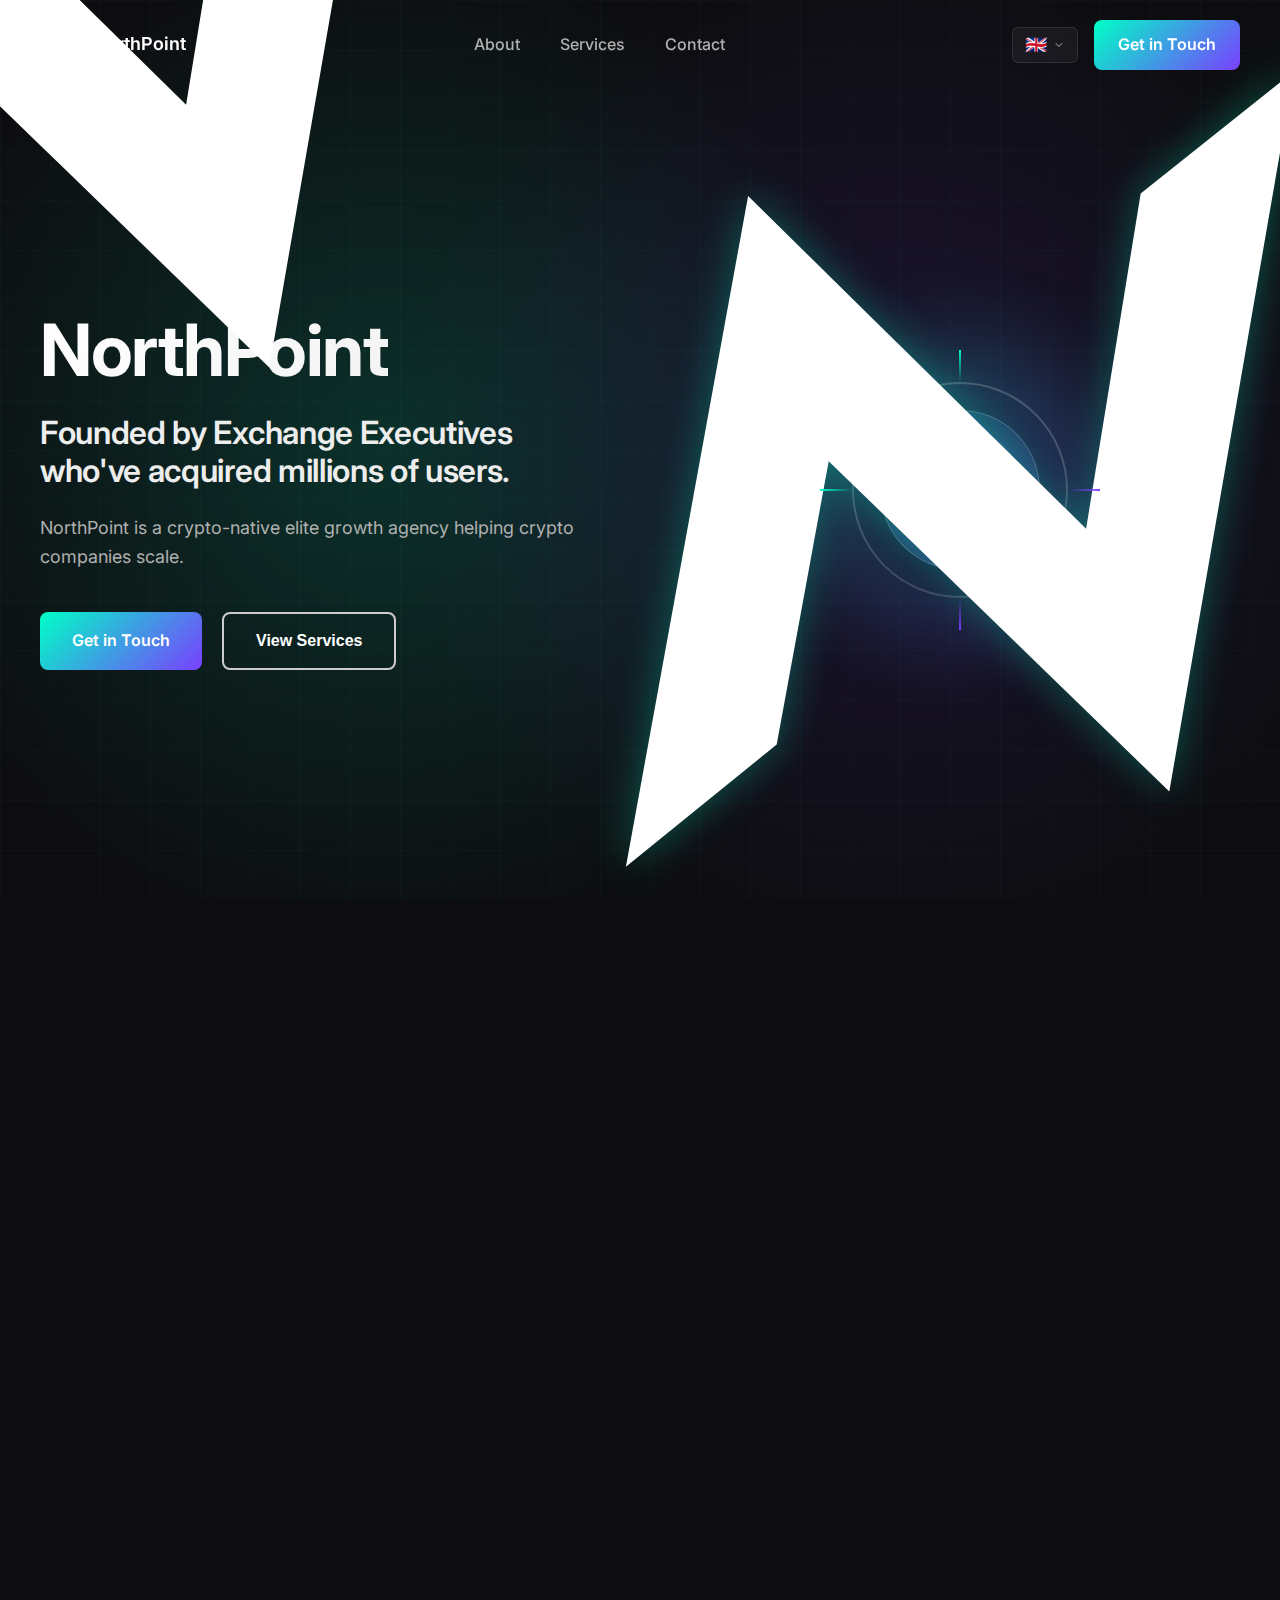
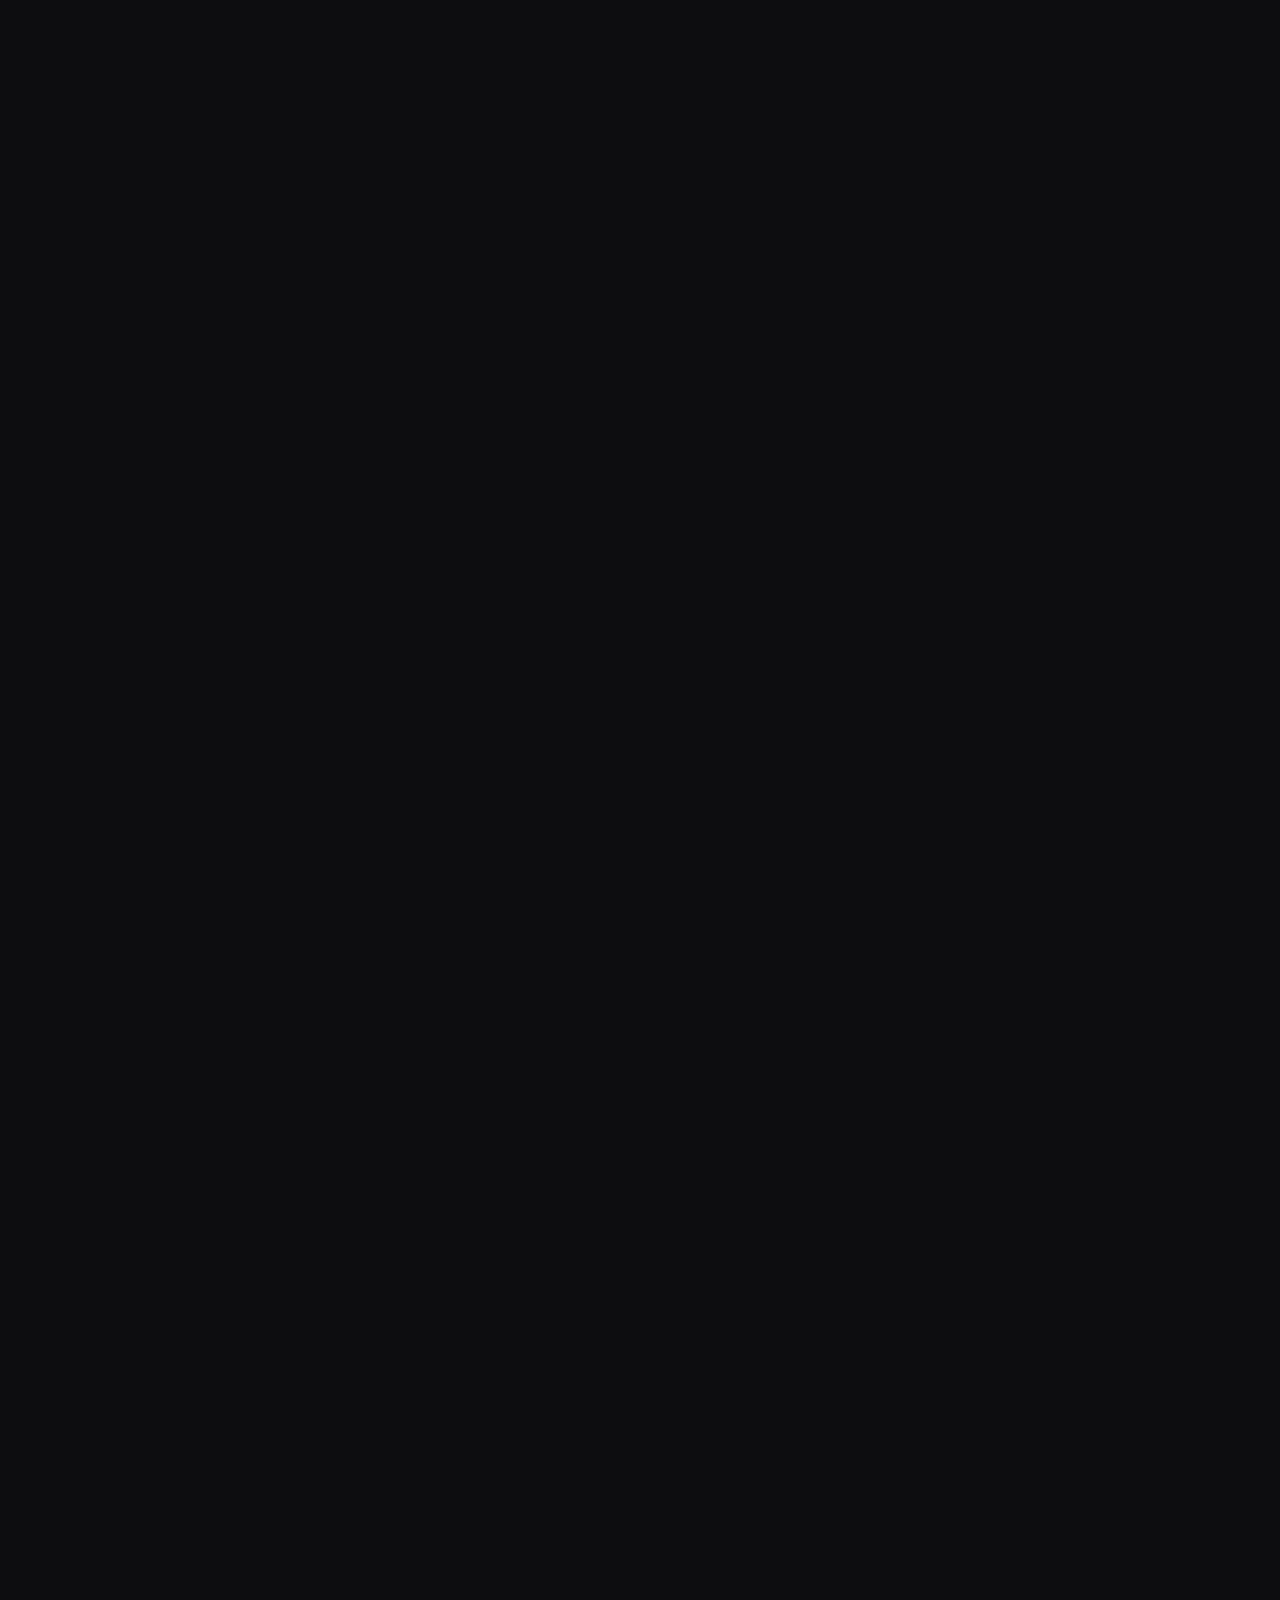
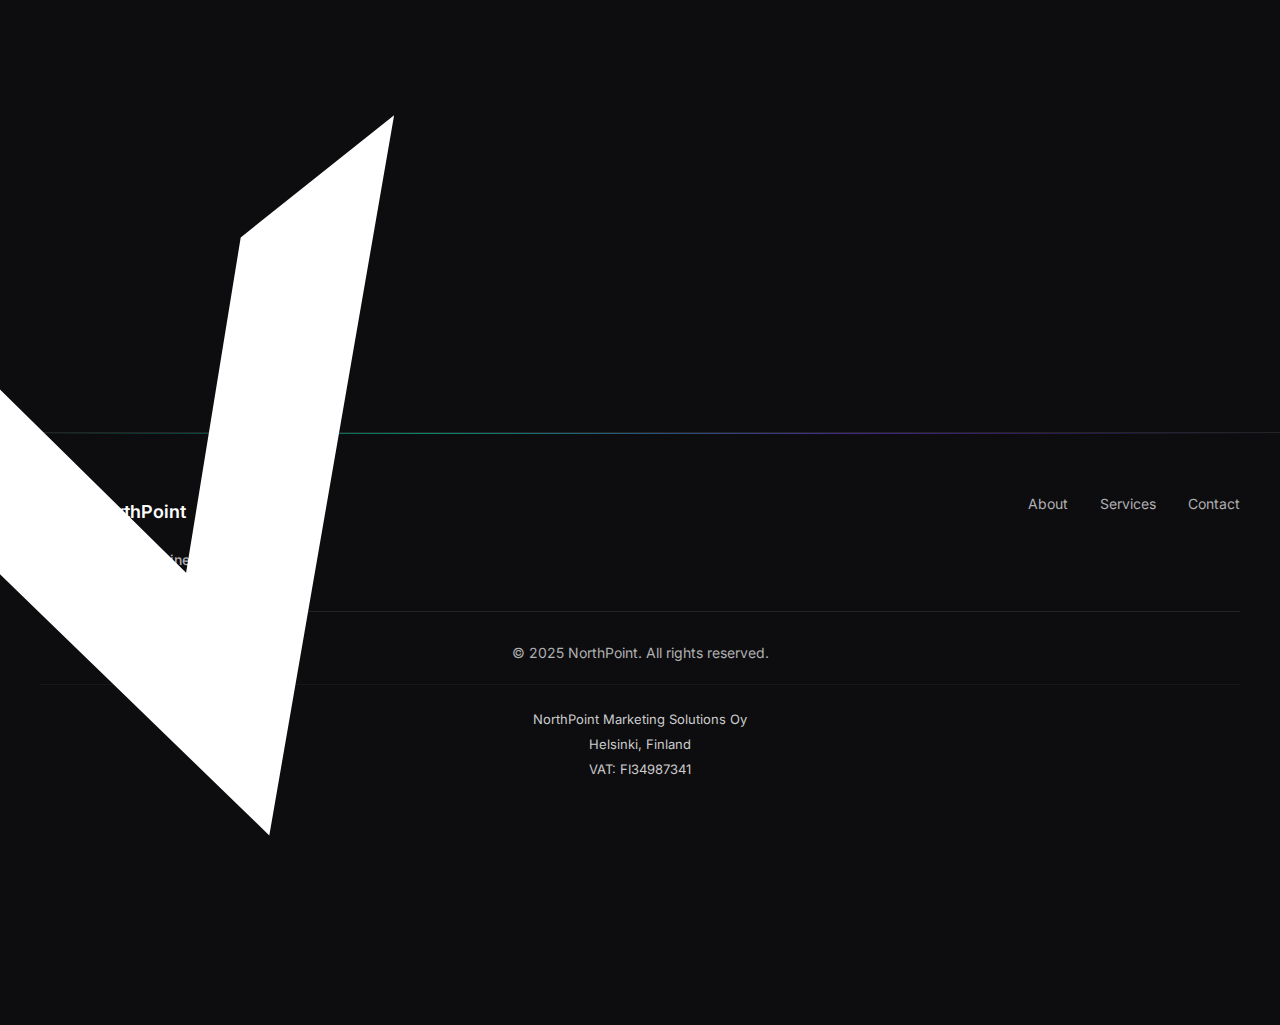
<file: index.html>
<!DOCTYPE html>
<html lang="en" id="htmlLang">
<head>
    <meta charset="UTF-8">
    <meta name="viewport" content="width=device-width, initial-scale=1.0, maximum-scale=5.0, user-scalable=yes">
    <meta name="description" content="NorthPoint is a crypto-native elite growth agency helping crypto companies scale. Founded by exchange executives who've acquired millions of users. Get exchange-grade marketing leadership.">
    <title>NorthPoint — Crypto Growth, Engineered by Exchange Executives</title>
    <link rel="icon" type="image/png" href="img/n-black.png">
    <link rel="stylesheet" href="styles.css">
    <link rel="preconnect" href="https://fonts.googleapis.com">
    <link rel="preconnect" href="https://fonts.gstatic.com" crossorigin>
    <link href="https://fonts.googleapis.com/css2?family=Inter:wght@400;500;600;700&display=swap" rel="stylesheet">
    
    <!-- Google tag (gtag.js) -->
    <script async src="https://www.googletagmanager.com/gtag/js?id=G-XX36FJTHQE"></script>
    <script>
      window.dataLayer = window.dataLayer || [];
      function gtag(){dataLayer.push(arguments);}
      gtag('js', new Date());
      gtag('config', 'G-XX36FJTHQE');
    </script>
</head>
<body>
    <!-- Navbar / Header -->
    <nav class="navbar" id="navbar">
        <div class="nav-container">
            <div class="nav-logo">
                <a href="#hero" style="display: flex; align-items: center; gap: 12px; text-decoration: none; color: inherit;">
                    <div class="nav-compass-wrapper">
                        <div class="logo-icon">
                            <img src="img/n-white.svg" alt="NorthPoint" class="logo-svg">
                        </div>
                    </div>
                    <span class="logo-text">NorthPoint</span>
                </a>
            </div>
            <ul class="nav-menu" id="navMenu">
                <li><a href="#about" data-i18n="navAbout">About</a></li>
                <li class="nav-dropdown">
                    <a href="#services" class="nav-dropdown-toggle" data-i18n="navServices">Services</a>
                    <ul class="nav-dropdown-menu">
                        <li><a href="cmo-elite.html">
                            <svg class="nav-service-icon" width="20" height="20" viewBox="0 0 24 24" fill="none" xmlns="http://www.w3.org/2000/svg">
                                <path d="M12 2L2 7L12 12L22 7L12 2Z" stroke="currentColor" stroke-width="2" stroke-linecap="round" stroke-linejoin="round"/>
                                <path d="M2 17L12 22L22 17" stroke="currentColor" stroke-width="2" stroke-linecap="round" stroke-linejoin="round"/>
                                <path d="M2 12L12 17L22 12" stroke="currentColor" stroke-width="2" stroke-linecap="round" stroke-linejoin="round"/>
                            </svg>
                            <span>CMO Elite</span>
                        </a></li>
                        <li><a href="growth-engine.html">
                            <svg class="nav-service-icon" width="20" height="20" viewBox="0 0 24 24" fill="none" xmlns="http://www.w3.org/2000/svg">
                                <path d="M3 3V21H21" stroke="currentColor" stroke-width="2" stroke-linecap="round" stroke-linejoin="round"/>
                                <path d="M7 16L12 11L16 15L21 10" stroke="currentColor" stroke-width="2" stroke-linecap="round" stroke-linejoin="round"/>
                                <path d="M21 10V3H14" stroke="currentColor" stroke-width="2" stroke-linecap="round" stroke-linejoin="round"/>
                            </svg>
                            <span>Growth Engine</span>
                        </a></li>
                        <li><a href="product-xray.html">
                            <svg class="nav-service-icon" width="20" height="20" viewBox="0 0 24 24" fill="none" xmlns="http://www.w3.org/2000/svg">
                                <path d="M1 12S5 4 12 4S23 12 23 12S19 20 12 20S1 12 1 12Z" stroke="currentColor" stroke-width="2" stroke-linecap="round" stroke-linejoin="round"/>
                                <circle cx="12" cy="12" r="3" stroke="currentColor" stroke-width="2" stroke-linecap="round" stroke-linejoin="round"/>
                            </svg>
                            <span>Product X-Ray</span>
                        </a></li>
                        <li><a href="compass.html">
                            <svg class="nav-service-icon" width="20" height="20" viewBox="0 0 24 24" fill="none" xmlns="http://www.w3.org/2000/svg">
                                <circle cx="12" cy="12" r="10" stroke="currentColor" stroke-width="2" stroke-linecap="round" stroke-linejoin="round"/>
                                <path d="M12 2V6M12 18V22M2 12H6M18 12H22" stroke="currentColor" stroke-width="2" stroke-linecap="round" stroke-linejoin="round"/>
                                <path d="M12 8L8 12L12 16L16 12L12 8Z" stroke="currentColor" stroke-width="2" stroke-linecap="round" stroke-linejoin="round"/>
                            </svg>
                            <span>Compass</span>
                        </a></li>
                    </ul>
                </li>
                <li><a href="#contact" data-i18n="navContact">Contact</a></li>
            </ul>
            <div class="nav-right">
                <div class="language-selector">
                    <button class="language-toggle" id="languageToggle" aria-label="Change language">
                        <span class="language-flag">🇬🇧</span>
                        <svg width="12" height="12" viewBox="0 0 24 24" fill="none" xmlns="http://www.w3.org/2000/svg">
                            <path d="M6 9L12 15L18 9" stroke="currentColor" stroke-width="2" stroke-linecap="round" stroke-linejoin="round"/>
                        </svg>
                    </button>
                    <div class="language-menu" id="languageMenu">
                        <button class="language-option" data-lang="en">
                            <span class="language-flag">🇬🇧</span>
                            <span>English</span>
                        </button>
                        <button class="language-option" data-lang="fi">
                            <span class="language-flag">🇫🇮</span>
                            <span>Suomi</span>
                        </button>
                    </div>
                </div>
                <a href="contact-us.html" class="nav-cta" style="text-decoration: none; display: inline-block;" data-i18n="navGetInTouch">Get in Touch</a>
            </div>
            <button class="mobile-menu-toggle" id="mobileMenuToggle" aria-label="Toggle menu">
                <span></span>
                <span></span>
                <span></span>
            </button>
        </div>
        <div class="mobile-menu-overlay" id="mobileMenuOverlay"></div>
    </nav>

    <!-- Hero Section -->
    <section class="hero" id="hero">
        <div class="hero-background">
            <div class="animated-grid"></div>
            <div class="gradient-overlay"></div>
        </div>
        <div class="hero-container">
            <div class="hero-content">
                <h1 class="hero-title" data-i18n="heroTitle">NorthPoint</h1>
                <h2 class="hero-subtitle" data-i18n="heroSubtitle">Founded by Exchange Executives who've acquired millions of users.</h2>
                <p class="hero-body" data-i18n="heroBody">NorthPoint is a crypto-native elite growth agency helping crypto companies scale.</p>
                <div class="hero-ctas">
                    <a href="contact-us.html" class="cta-primary" style="text-decoration: none; display: inline-block;" data-i18n="heroCTA1">Get in Touch</a>
                    <button class="cta-secondary" data-i18n="heroCTA2">View Services</button>
                </div>
            </div>
            <div class="hero-visual">
                <div class="compass-container">
                    <div class="compass-glow-bg"></div>
                    <div class="compass-rings-wrapper">
                        <div class="compass-ring-outer"></div>
                        <div class="compass-ring-inner"></div>
                        <div class="compass-center-wrapper">
                            <div class="compass-center">
                                <div class="compass-center-glow"></div>
                                <div class="compass-n">
                                    <img src="img/n-white.svg" alt="N" class="compass-n-svg">
                                </div>
                                <div class="compass-center-shine"></div>
                            </div>
                        </div>
                    </div>
                    <div class="compass-indicator compass-indicator-top"></div>
                    <div class="compass-indicator compass-indicator-bottom"></div>
                    <div class="compass-indicator compass-indicator-left"></div>
                    <div class="compass-indicator compass-indicator-right"></div>
                </div>
            </div>
        </div>
    </section>

    <!-- About Section -->
    <section class="about" id="about">
        <div class="about-background-pattern"></div>
        <div class="container">
            <div class="about-header">
                <h2 class="section-title" data-i18n="aboutTitle">About NorthPoint</h2>
                <p class="about-intro" data-i18n="aboutIntro">Here's what we bring to the table:</p>
            </div>
            <div class="about-grid">
                <div class="about-card">
                    <div class="about-card-glow"></div>
                    <div class="about-card-content">
                        <div class="about-card-title-wrapper">
                            <div class="about-card-icon">
                                <svg width="48" height="48" viewBox="0 0 24 24" fill="none" xmlns="http://www.w3.org/2000/svg">
                                    <path d="M12 2L2 7L12 12L22 7L12 2Z" stroke="currentColor" stroke-width="2" stroke-linecap="round" stroke-linejoin="round"/>
                                    <path d="M2 17L12 22L22 17" stroke="currentColor" stroke-width="2" stroke-linecap="round" stroke-linejoin="round"/>
                                    <path d="M2 12L12 17L22 12" stroke="currentColor" stroke-width="2" stroke-linecap="round" stroke-linejoin="round"/>
                                </svg>
                            </div>
                            <h3 class="about-card-title" data-i18n="aboutCard1Title">Executive-Level Crypto Insights</h3>
                        </div>
                        <p class="about-card-body" data-i18n="aboutCard1Body">Built by exchange execs — we know the industry inside out: companies, KOLs, trader groups, and key market players.</p>
                    </div>
                </div>
                <div class="about-card">
                    <div class="about-card-glow"></div>
                    <div class="about-card-content">
                        <div class="about-card-title-wrapper">
                            <div class="about-card-icon">
                                <svg width="48" height="48" viewBox="0 0 24 24" fill="none" xmlns="http://www.w3.org/2000/svg">
                                    <path d="M3 3V21H21" stroke="currentColor" stroke-width="2" stroke-linecap="round" stroke-linejoin="round"/>
                                    <path d="M7 16L12 11L16 15L21 10" stroke="currentColor" stroke-width="2" stroke-linecap="round" stroke-linejoin="round"/>
                                    <path d="M21 10V3H14" stroke="currentColor" stroke-width="2" stroke-linecap="round" stroke-linejoin="round"/>
                                </svg>
                            </div>
                            <h3 class="about-card-title" data-i18n="aboutCard2Title">7-Figure Growth Results</h3>
                        </div>
                        <p class="about-card-body" data-i18n="aboutCard2Body">Proven record scaling crypto platforms to millions of users worldwide.</p>
                    </div>
                </div>
                <div class="about-card">
                    <div class="about-card-glow"></div>
                    <div class="about-card-content">
                        <div class="about-card-title-wrapper">
                            <div class="about-card-icon">
                                <svg width="48" height="48" viewBox="0 0 24 24" fill="none" xmlns="http://www.w3.org/2000/svg">
                                    <path d="M4 19.5V4.5C4 3.12 5.12 2 6.5 2H20V22H6.5C5.12 22 4 20.88 4 19.5Z" stroke="currentColor" stroke-width="2" stroke-linecap="round" stroke-linejoin="round"/>
                                    <path d="M16 2V6H20" stroke="currentColor" stroke-width="2" stroke-linecap="round" stroke-linejoin="round"/>
                                    <path d="M8 10H16M8 14H12" stroke="currentColor" stroke-width="2" stroke-linecap="round" stroke-linejoin="round"/>
                                </svg>
                            </div>
                            <h3 class="about-card-title" data-i18n="aboutCard3Title">Exchange-Proven Growth Playbooks</h3>
                        </div>
                        <p class="about-card-body" data-i18n="aboutCard3Body">Data-driven growth, funnel optimization, incentives, campaigns, influencers, and community activation.</p>
                    </div>
                </div>
                <div class="about-card">
                    <div class="about-card-glow"></div>
                    <div class="about-card-content">
                        <div class="about-card-title-wrapper">
                            <div class="about-card-icon">
                                <svg width="48" height="48" viewBox="0 0 24 24" fill="none" xmlns="http://www.w3.org/2000/svg">
                                    <rect x="2" y="7" width="20" height="14" rx="2" stroke="currentColor" stroke-width="2" stroke-linecap="round" stroke-linejoin="round"/>
                                    <path d="M16 21V5C16 3.89543 15.1046 3 14 3H10C8.89543 3 8 3.89543 8 5V21" stroke="currentColor" stroke-width="2" stroke-linecap="round" stroke-linejoin="round"/>
                                </svg>
                            </div>
                            <h3 class="about-card-title" data-i18n="aboutCard4Title">Skin in the Game</h3>
                        </div>
                        <p class="about-card-body" data-i18n="aboutCard4Body">We don't just scale crypto — we hold it. Our BTC reserve shows long-term conviction and alignment.</p>
                    </div>
                </div>
            </div>
        </div>
    </section>

    <!-- Core Services -->
    <section class="services" id="services">
        <div class="container">
            <h2 class="section-title" data-i18n="servicesTitle">Our Services</h2>
            <p class="services-intro" data-i18n="servicesIntro">We will help you when:</p>
            <div class="services-grid">
                <div class="service-card">
                    <div class="service-title-wrapper">
                        <div class="service-icon">
                            <svg width="48" height="48" viewBox="0 0 24 24" fill="none" xmlns="http://www.w3.org/2000/svg">
                                <path d="M12 2L2 7L12 12L22 7L12 2Z" stroke="currentColor" stroke-width="2" stroke-linecap="round" stroke-linejoin="round"/>
                                <path d="M2 17L12 22L22 17" stroke="currentColor" stroke-width="2" stroke-linecap="round" stroke-linejoin="round"/>
                                <path d="M2 12L12 17L22 12" stroke="currentColor" stroke-width="2" stroke-linecap="round" stroke-linejoin="round"/>
                            </svg>
                        </div>
                        <h3 class="service-title">CMO Elite</h3>
                    </div>
                    <div class="service-tagline" data-i18n="serviceCMOEliteTagline">When you need exchange-grade leadership</div>
                    <p class="service-body" data-i18n="serviceCMOEliteBody">Get a former exchange CMO running your marketing — building teams, leading strategy, and owning growth end-to-end.</p>
                    <a href="cmo-elite.html" class="service-cta" data-i18n="serviceCTA">Explore CMO Elite →</a>
                </div>
                <div class="service-card">
                    <div class="service-title-wrapper">
                        <div class="service-icon">
                            <svg width="48" height="48" viewBox="0 0 24 24" fill="none" xmlns="http://www.w3.org/2000/svg">
                                <path d="M3 3V21H21" stroke="currentColor" stroke-width="2" stroke-linecap="round" stroke-linejoin="round"/>
                                <path d="M7 16L12 11L16 15L21 10" stroke="currentColor" stroke-width="2" stroke-linecap="round" stroke-linejoin="round"/>
                                <path d="M21 10V3H14" stroke="currentColor" stroke-width="2" stroke-linecap="round" stroke-linejoin="round"/>
                            </svg>
                        </div>
                        <h3 class="service-title">Growth Engine</h3>
                    </div>
                    <div class="service-tagline" data-i18n="serviceGrowthEngineTagline">When you need an elite crypto growth machine</div>
                    <p class="service-body" data-i18n="serviceGrowthEngineBody">Crypto-native growth execution — SEO, KOL scaling, on-chain data, community ignition, and AI-driven precision.</p>
                    <a href="growth-engine.html" class="service-cta" data-i18n="serviceCTA">Explore Growth Engine →</a>
                </div>
                <div class="service-card">
                    <div class="service-title-wrapper">
                        <div class="service-icon">
                            <svg width="48" height="48" viewBox="0 0 24 24" fill="none" xmlns="http://www.w3.org/2000/svg">
                                <path d="M1 12S5 4 12 4S23 12 23 12S19 20 12 20S1 12 1 12Z" stroke="currentColor" stroke-width="2" stroke-linecap="round" stroke-linejoin="round"/>
                                <circle cx="12" cy="12" r="3" stroke="currentColor" stroke-width="2" stroke-linecap="round" stroke-linejoin="round"/>
                            </svg>
                        </div>
                        <h3 class="service-title">Product X-Ray</h3>
                    </div>
                    <div class="service-tagline" data-i18n="serviceProductXRayTagline">When customer experience must become your edge</div>
                    <p class="service-body" data-i18n="serviceProductXRayBody">We audit, diagnose, and optimize your product journey using behavioral + crypto exec level experience and intelligence to drive retention and conversion.</p>
                    <a href="product-xray.html" class="service-cta" data-i18n="serviceCTA">Explore Product X-Ray →</a>
                </div>
                <div class="service-card">
                    <div class="service-title-wrapper">
                        <div class="service-icon">
                            <svg width="48" height="48" viewBox="0 0 24 24" fill="none" xmlns="http://www.w3.org/2000/svg">
                                <circle cx="12" cy="12" r="10" stroke="currentColor" stroke-width="2" stroke-linecap="round" stroke-linejoin="round"/>
                                <path d="M12 2V6M12 18V22M2 12H6M18 12H22" stroke="currentColor" stroke-width="2" stroke-linecap="round" stroke-linejoin="round"/>
                                <path d="M12 8L8 12L12 16L16 12L12 8Z" stroke="currentColor" stroke-width="2" stroke-linecap="round" stroke-linejoin="round"/>
                            </svg>
                        </div>
                        <h3 class="service-title">Compass</h3>
                    </div>
                    <div class="service-tagline" data-i18n="serviceCompassTagline">When you need clarity & direction</div>
                    <p class="service-body" data-i18n="serviceCompassBody">Exchange-grade strategic advisory. We turn noise into narrative and align your strategy, story, and market direction.</p>
                    <a href="compass.html" class="service-cta" data-i18n="serviceCTA">Explore Compass →</a>
                </div>
            </div>
        </div>
    </section>

    <!-- Final CTA / Contact -->
    <section class="contact" id="contact">
        <div class="contact-background"></div>
        <div class="container">
            <div class="contact-content">
                <h2 class="contact-title" data-i18n="contactTitle">Ready to Build, Scale and Win?</h2>
                <p class="contact-body" data-i18n="contactBody">Let's create your story today.</p>
                <a href="contact-us.html" class="cta-primary large" style="text-decoration: none; display: inline-block;" data-i18n="contactCTA">Get in Touch</a>
                <div class="floating-compass">
                    <div class="floating-compass-glow-outer"></div>
                    <div class="floating-compass-glow-inner"></div>
                    <div class="floating-compass-ring"></div>
                    <div class="floating-compass-n">
                        <img src="img/n-white.svg" alt="N" class="compass-n-svg">
                    </div>
                </div>
            </div>
        </div>
    </section>

    <!-- Footer -->
    <footer class="footer">
        <div class="container">
            <div class="footer-content">
                <div class="footer-left">
                    <div class="footer-logo">
                        <div class="logo-icon">
                            <img src="img/n-white.svg" alt="NorthPoint" class="logo-svg">
                        </div>
                        <span class="logo-text">NorthPoint</span>
                    </div>
                    <p class="footer-tagline" data-i18n="footerTagline">Crypto Growth. Engineered.</p>
                </div>
                <div class="footer-right">
                    <div class="footer-links">
                        <a href="#about" data-i18n="navAbout">About</a>
                        <a href="#services" data-i18n="navServices">Services</a>
                        <a href="#contact" data-i18n="navContact">Contact</a>
                    </div>
                </div>
            </div>
            <div class="footer-bottom">
                <p data-i18n="footerCopyright">&copy; 2025 NorthPoint. All rights reserved.</p>
                <div class="footer-company-details">
                    <p>NorthPoint Marketing Solutions Oy</p>
                    <p>Helsinki, Finland</p>
                    <p>VAT: FI34987341</p>
                </div>
            </div>
        </div>
    </footer>

    <script src="translations.js"></script>
    <script src="script.js"></script>
</body>
</html>
</file>
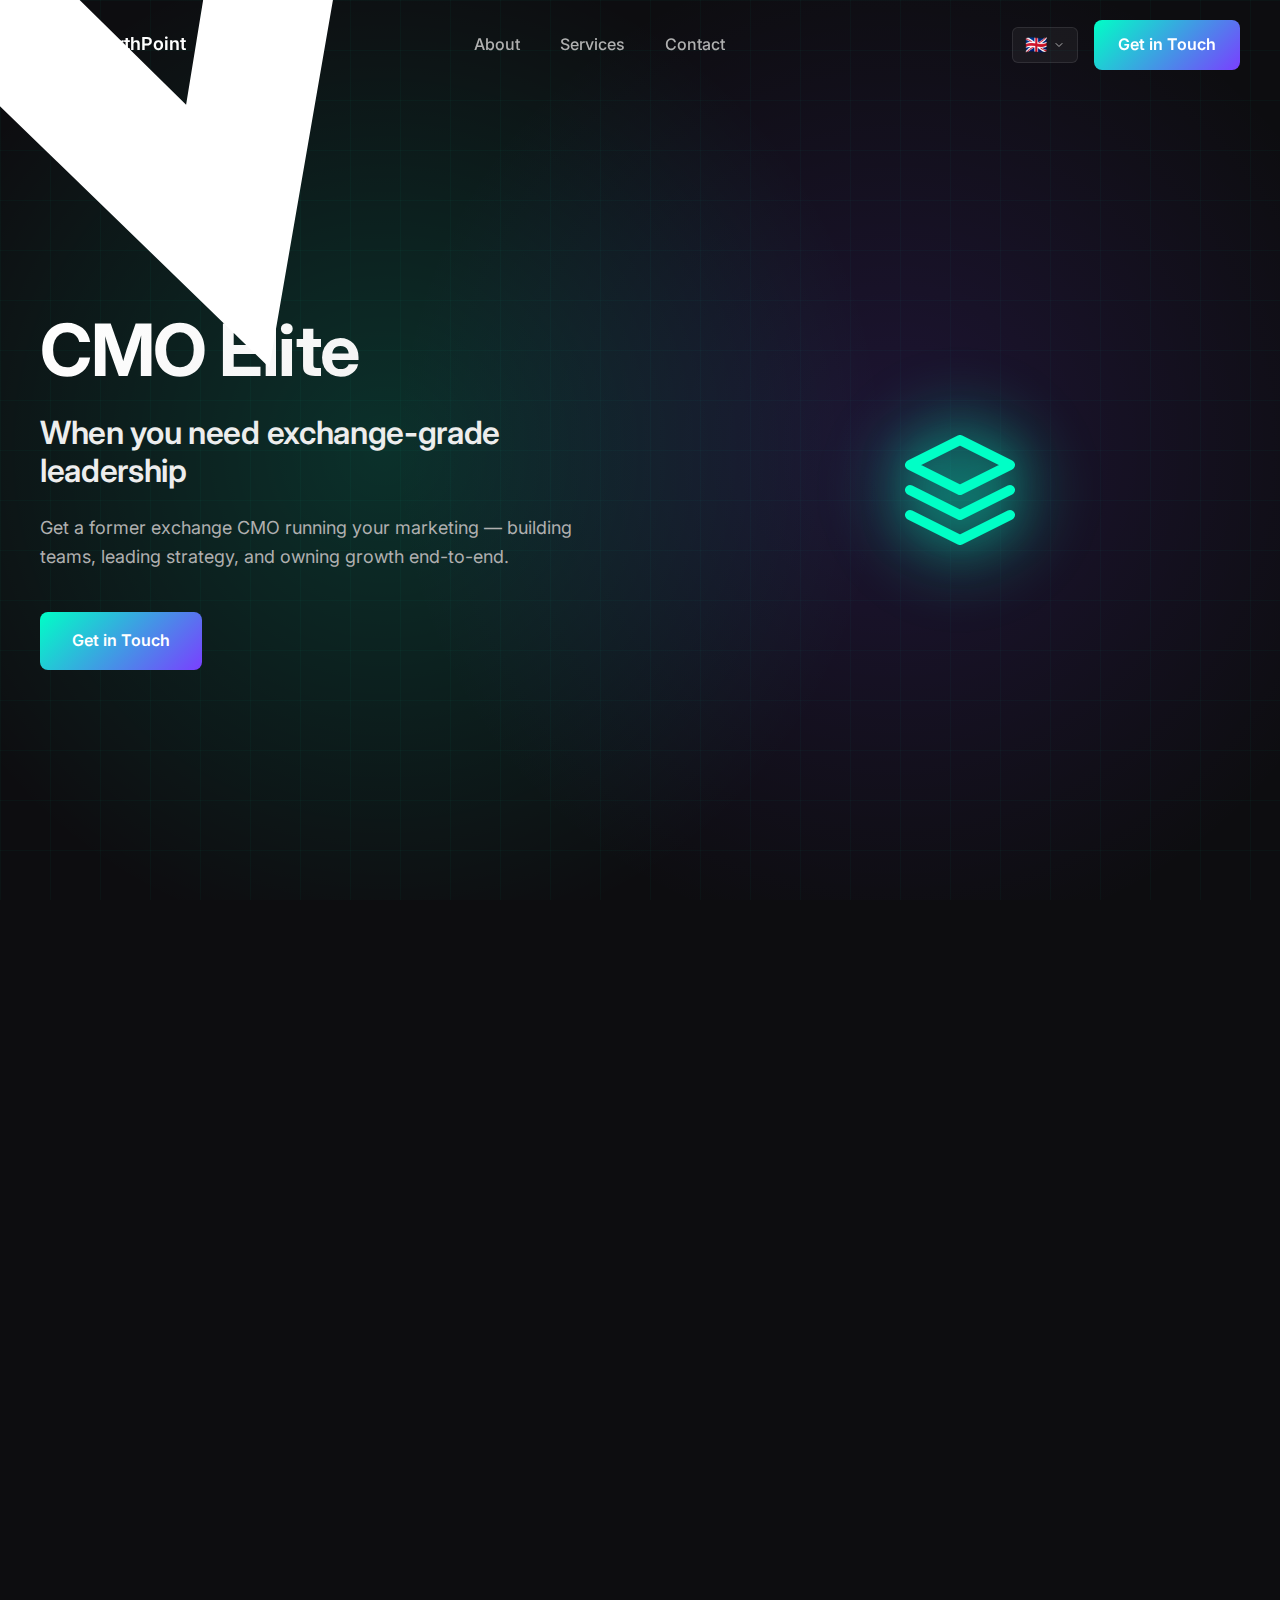
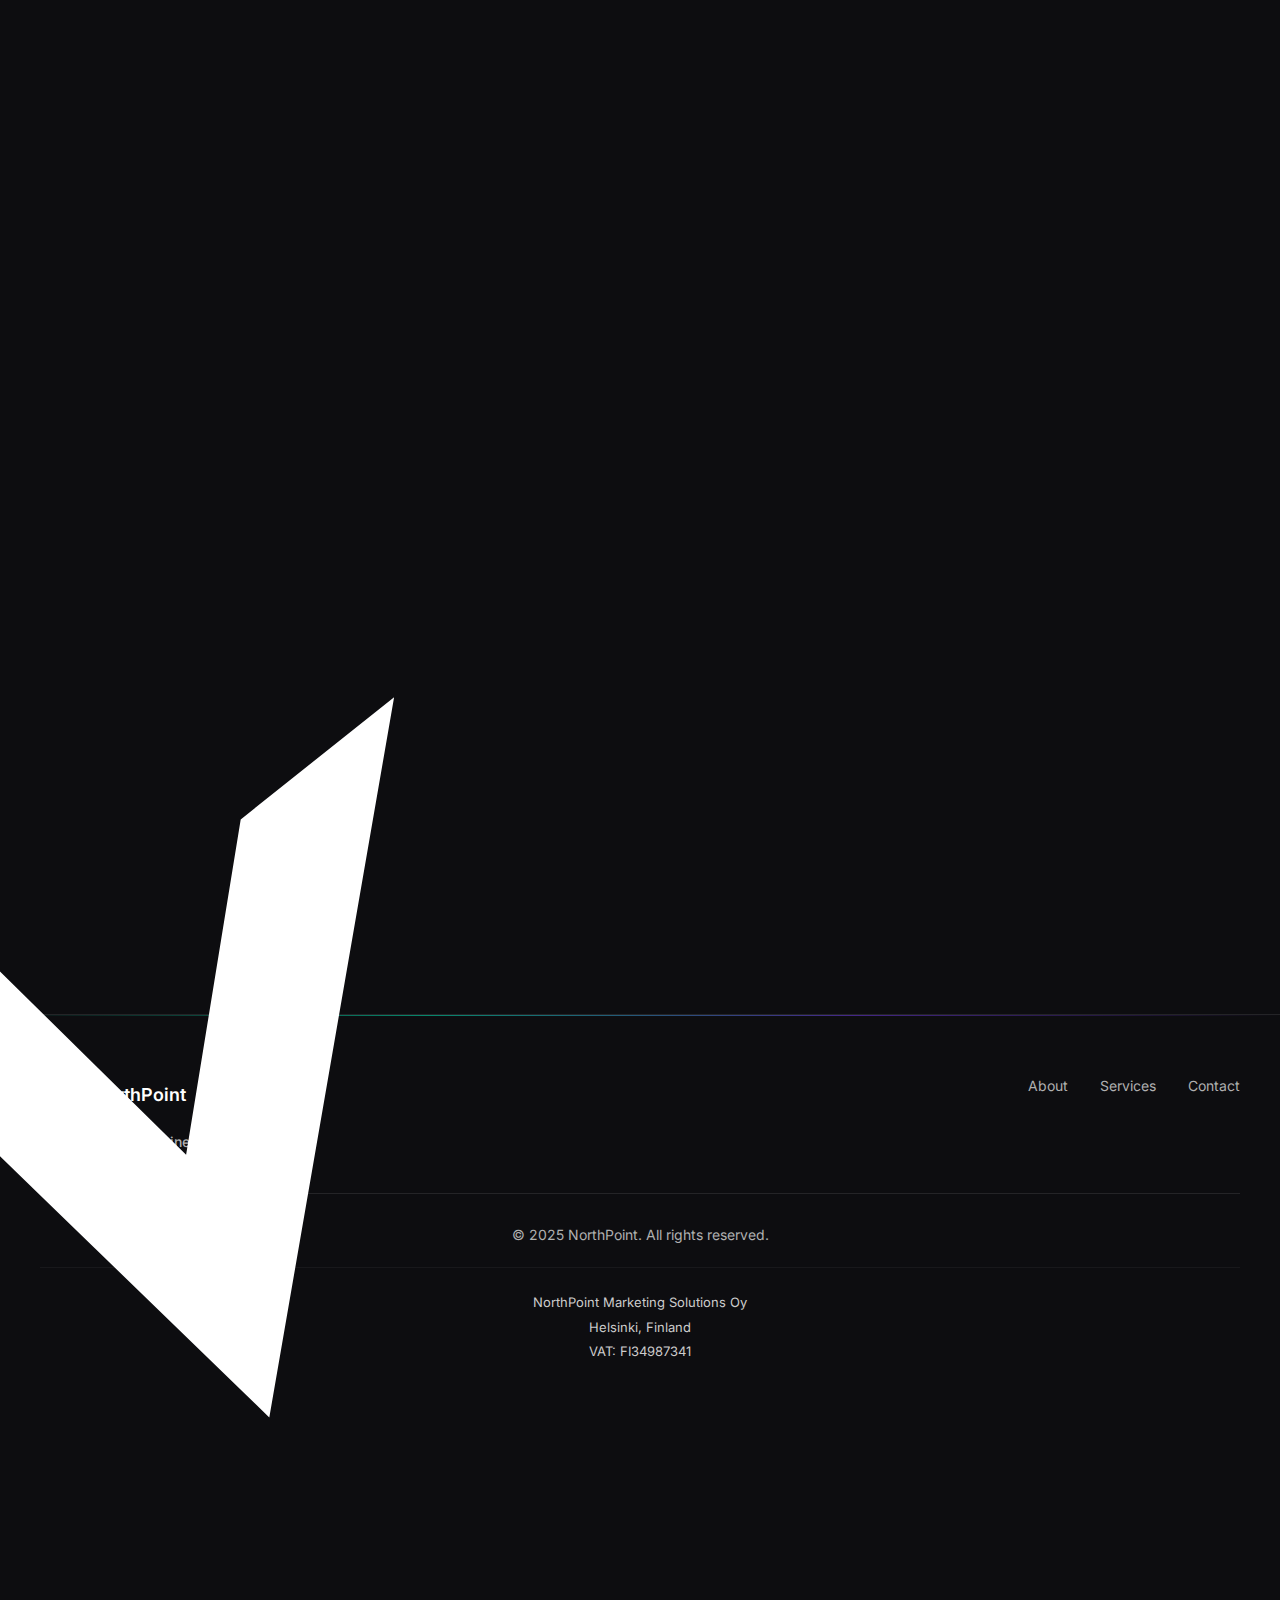
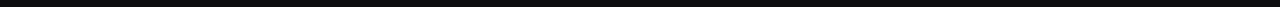
<file: cmo-elite.html>
<!DOCTYPE html>
<html lang="en" id="htmlLang">
<head>
    <meta charset="UTF-8">
    <meta name="viewport" content="width=device-width, initial-scale=1.0, maximum-scale=5.0, user-scalable=yes">
    <meta name="description" content="CMO Elite: Get a former exchange CMO running your crypto marketing. Fractional CMO service with full ownership of strategy, growth, hiring, brand, and performance.">
    <title>CMO Elite — NorthPoint</title>
    <link rel="icon" type="image/png" href="img/n-black.png">
    <link rel="stylesheet" href="styles.css">
    <link rel="preconnect" href="https://fonts.googleapis.com">
    <link rel="preconnect" href="https://fonts.gstatic.com" crossorigin>
    <link href="https://fonts.googleapis.com/css2?family=Inter:wght@400;500;600;700&display=swap" rel="stylesheet">
    
    <!-- Google tag (gtag.js) -->
    <script async src="https://www.googletagmanager.com/gtag/js?id=G-XX36FJTHQE"></script>
    <script>
      window.dataLayer = window.dataLayer || [];
      function gtag(){dataLayer.push(arguments);}
      gtag('js', new Date());
      gtag('config', 'G-XX36FJTHQE');
    </script>
</head>
<body>
    <!-- Navbar / Header -->
    <nav class="navbar" id="navbar">
        <div class="nav-container">
            <div class="nav-logo">
                <a href="index.html" style="display: flex; align-items: center; gap: 12px; text-decoration: none; color: inherit;">
                    <div class="nav-compass-wrapper">
                        <div class="logo-icon">
                            <img src="img/n-white.svg" alt="NorthPoint" class="logo-svg">
                        </div>
                    </div>
                    <span class="logo-text">NorthPoint</span>
                </a>
            </div>
            <ul class="nav-menu" id="navMenu">
                <li><a href="index.html#about" data-i18n="navAbout">About</a></li>
                <li class="nav-dropdown">
                    <a href="index.html#services" class="nav-dropdown-toggle" data-i18n="navServices">Services</a>
                    <ul class="nav-dropdown-menu">
                        <li><a href="cmo-elite.html" class="nav-service-active">
                            <svg class="nav-service-icon" width="20" height="20" viewBox="0 0 24 24" fill="none" xmlns="http://www.w3.org/2000/svg">
                                <path d="M12 2L2 7L12 12L22 7L12 2Z" stroke="currentColor" stroke-width="2" stroke-linecap="round" stroke-linejoin="round"/>
                                <path d="M2 17L12 22L22 17" stroke="currentColor" stroke-width="2" stroke-linecap="round" stroke-linejoin="round"/>
                                <path d="M2 12L12 17L22 12" stroke="currentColor" stroke-width="2" stroke-linecap="round" stroke-linejoin="round"/>
                            </svg>
                            <span>CMO Elite</span>
                        </a></li>
                        <li><a href="growth-engine.html">
                            <svg class="nav-service-icon" width="20" height="20" viewBox="0 0 24 24" fill="none" xmlns="http://www.w3.org/2000/svg">
                                <path d="M3 3V21H21" stroke="currentColor" stroke-width="2" stroke-linecap="round" stroke-linejoin="round"/>
                                <path d="M7 16L12 11L16 15L21 10" stroke="currentColor" stroke-width="2" stroke-linecap="round" stroke-linejoin="round"/>
                                <path d="M21 10V3H14" stroke="currentColor" stroke-width="2" stroke-linecap="round" stroke-linejoin="round"/>
                            </svg>
                            <span>Growth Engine</span>
                        </a></li>
                        <li><a href="product-xray.html">
                            <svg class="nav-service-icon" width="20" height="20" viewBox="0 0 24 24" fill="none" xmlns="http://www.w3.org/2000/svg">
                                <path d="M1 12S5 4 12 4S23 12 23 12S19 20 12 20S1 12 1 12Z" stroke="currentColor" stroke-width="2" stroke-linecap="round" stroke-linejoin="round"/>
                                <circle cx="12" cy="12" r="3" stroke="currentColor" stroke-width="2" stroke-linecap="round" stroke-linejoin="round"/>
                            </svg>
                            <span>Product X-Ray</span>
                        </a></li>
                        <li><a href="compass.html">
                            <svg class="nav-service-icon" width="20" height="20" viewBox="0 0 24 24" fill="none" xmlns="http://www.w3.org/2000/svg">
                                <circle cx="12" cy="12" r="10" stroke="currentColor" stroke-width="2" stroke-linecap="round" stroke-linejoin="round"/>
                                <path d="M12 2V6M12 18V22M2 12H6M18 12H22" stroke="currentColor" stroke-width="2" stroke-linecap="round" stroke-linejoin="round"/>
                                <path d="M12 8L8 12L12 16L16 12L12 8Z" stroke="currentColor" stroke-width="2" stroke-linecap="round" stroke-linejoin="round"/>
                            </svg>
                            <span>Compass</span>
                        </a></li>
                    </ul>
                </li>
                <li><a href="index.html#contact" data-i18n="navContact">Contact</a></li>
            </ul>
            <div class="nav-right">
                <div class="language-selector">
                    <button class="language-toggle" id="languageToggle" aria-label="Change language">
                        <span class="language-flag">🇬🇧</span>
                        <svg width="12" height="12" viewBox="0 0 24 24" fill="none" xmlns="http://www.w3.org/2000/svg">
                            <path d="M6 9L12 15L18 9" stroke="currentColor" stroke-width="2" stroke-linecap="round" stroke-linejoin="round"/>
                        </svg>
                    </button>
                    <div class="language-menu" id="languageMenu">
                        <button class="language-option" data-lang="en">
                            <span class="language-flag">🇬🇧</span>
                            <span>English</span>
                        </button>
                        <button class="language-option" data-lang="fi">
                            <span class="language-flag">🇫🇮</span>
                            <span>Suomi</span>
                        </button>
                    </div>
                </div>
                <a href="contact-us.html" class="nav-cta" style="text-decoration: none; display: inline-block;" data-i18n="navGetInTouch">Get in Touch</a>
            </div>
            <button class="mobile-menu-toggle" id="mobileMenuToggle" aria-label="Toggle menu">
                <span></span>
                <span></span>
                <span></span>
            </button>
        </div>
        <div class="mobile-menu-overlay" id="mobileMenuOverlay"></div>
    </nav>

    <!-- Hero Section -->
    <section class="hero" id="hero">
        <div class="hero-background">
            <div class="animated-grid"></div>
            <div class="gradient-overlay"></div>
        </div>
        <div class="hero-container">
            <div class="hero-content">
                <h1 class="hero-title" data-i18n="cmoEliteHeroTitle">CMO Elite</h1>
                <h2 class="hero-subtitle" data-i18n="cmoEliteHeroSubtitle">When you need exchange-grade leadership</h2>
                <p class="hero-body" data-i18n="cmoEliteHeroBody">Get a former exchange CMO running your marketing — building teams, leading strategy, and owning growth end-to-end.</p>
                <div class="hero-ctas">
                    <a href="contact-us.html" class="cta-primary" style="text-decoration: none; display: inline-block;" data-i18n="heroCTA1">Get in Touch</a>
                </div>
            </div>
            <div class="hero-visual">
                <div class="cmo-elite-icon">
                    <div class="cmo-elite-icon-glow"></div>
                    <svg width="120" height="120" viewBox="0 0 24 24" fill="none" xmlns="http://www.w3.org/2000/svg">
                        <path d="M12 2L2 7L12 12L22 7L12 2Z" stroke="currentColor" stroke-width="2" stroke-linecap="round" stroke-linejoin="round"/>
                        <path d="M2 17L12 22L22 17" stroke="currentColor" stroke-width="2" stroke-linecap="round" stroke-linejoin="round"/>
                        <path d="M2 12L12 17L22 12" stroke="currentColor" stroke-width="2" stroke-linecap="round" stroke-linejoin="round"/>
                    </svg>
                </div>
            </div>
        </div>
    </section>

    <!-- Service Details Section -->
    <section class="about" id="about">
        <div class="about-background-pattern"></div>
        <div class="container">
            <div class="about-header">
                <h2 class="section-title" data-i18n="cmoEliteAboutTitle">What is CMO Elite?</h2>
                <p class="about-intro" data-i18n="cmoEliteAboutIntro">CMO Elite is NorthPoint's flagship service — giving you an executive who has run marketing at top exchanges and scaled platforms to millions. We step in as your fractional CMO, owning strategy, growth, hiring, brand, GTM, and performance with full ownership and accountability.</p>
            </div>
            <div class="about-grid">
                <div class="about-card">
                    <div class="about-card-glow"></div>
                    <div class="about-card-content">
                        <div class="about-card-title-wrapper">
                            <div class="about-card-icon">
                                <svg width="48" height="48" viewBox="0 0 24 24" fill="none" xmlns="http://www.w3.org/2000/svg">
                                    <path d="M20 21v-2a4 4 0 0 0-4-4H8a4 4 0 0 0-4 4v2" stroke="currentColor" stroke-width="2" stroke-linecap="round" stroke-linejoin="round"/>
                                    <circle cx="12" cy="7" r="4" stroke="currentColor" stroke-width="2" stroke-linecap="round" stroke-linejoin="round"/>
                                </svg>
                            </div>
                            <h3 class="about-card-title">Executive Leadership</h3>
                        </div>
                        <p class="about-card-body">A former exchange CMO who's scaled platforms to millions of users. They bring proven playbooks, industry relationships, and the strategic vision your team needs.</p>
                    </div>
                </div>
                <div class="about-card">
                    <div class="about-card-glow"></div>
                    <div class="about-card-content">
                        <div class="about-card-title-wrapper">
                            <div class="about-card-icon">
                                <svg width="48" height="48" viewBox="0 0 24 24" fill="none" xmlns="http://www.w3.org/2000/svg">
                                    <path d="M17 21v-2a4 4 0 0 0-4-4H5a4 4 0 0 0-4 4v2" stroke="currentColor" stroke-width="2" stroke-linecap="round" stroke-linejoin="round"/>
                                    <circle cx="9" cy="7" r="4" stroke="currentColor" stroke-width="2" stroke-linecap="round" stroke-linejoin="round"/>
                                    <path d="M23 21v-2a4 4 0 0 0-3-3.87" stroke="currentColor" stroke-width="2" stroke-linecap="round" stroke-linejoin="round"/>
                                    <path d="M16 3.13a4 4 0 0 1 0 7.75" stroke="currentColor" stroke-width="2" stroke-linecap="round" stroke-linejoin="round"/>
                                </svg>
                            </div>
                            <h3 class="about-card-title">Team Building</h3>
                        </div>
                        <p class="about-card-body">Build and scale your marketing organization. From hiring the right talent to structuring teams that execute, we help you create a growth machine.</p>
                    </div>
                </div>
                <div class="about-card">
                    <div class="about-card-glow"></div>
                    <div class="about-card-content">
                        <div class="about-card-title-wrapper">
                            <div class="about-card-icon">
                                <svg width="48" height="48" viewBox="0 0 24 24" fill="none" xmlns="http://www.w3.org/2000/svg">
                                    <path d="M12 2L2 7L12 12L22 7L12 2Z" stroke="currentColor" stroke-width="2" stroke-linecap="round" stroke-linejoin="round"/>
                                    <path d="M2 17L12 22L22 17" stroke="currentColor" stroke-width="2" stroke-linecap="round" stroke-linejoin="round"/>
                                    <path d="M2 12L12 17L22 12" stroke="currentColor" stroke-width="2" stroke-linecap="round" stroke-linejoin="round"/>
                                </svg>
                            </div>
                            <h3 class="about-card-title">End-to-End Strategy</h3>
                        </div>
                        <p class="about-card-body">Own your growth strategy from top to bottom. Brand positioning, go-to-market, campaigns, partnerships, and everything in between — all aligned with your business goals.</p>
                    </div>
                </div>
                <div class="about-card">
                    <div class="about-card-glow"></div>
                    <div class="about-card-content">
                        <div class="about-card-title-wrapper">
                            <div class="about-card-icon">
                                <svg width="48" height="48" viewBox="0 0 24 24" fill="none" xmlns="http://www.w3.org/2000/svg">
                                    <path d="M3 3V21H21" stroke="currentColor" stroke-width="2" stroke-linecap="round" stroke-linejoin="round"/>
                                    <path d="M7 16L12 11L16 15L21 10" stroke="currentColor" stroke-width="2" stroke-linecap="round" stroke-linejoin="round"/>
                                    <path d="M21 10V3H14" stroke="currentColor" stroke-width="2" stroke-linecap="round" stroke-linejoin="round"/>
                                </svg>
                            </div>
                            <h3 class="about-card-title">Proven Results</h3>
                        </div>
                        <p class="about-card-body">Track record of scaling crypto platforms to millions of users. We know what works in crypto marketing because we've done it at the highest level.</p>
                    </div>
                </div>
            </div>
        </div>
    </section>

    <!-- Final CTA / Contact -->
    <section class="contact" id="contact">
        <div class="contact-background"></div>
        <div class="container">
            <div class="contact-content">
                <h2 class="contact-title" data-i18n="cmoEliteContactTitle">Serious about scaling?</h2>
                <p class="contact-body" data-i18n="cmoEliteContactBody">Connect with us and explore whether CMO Elite is the right fit.</p>
                <a href="contact-us.html" class="cta-primary large" style="text-decoration: none; display: inline-block;" data-i18n="contactCTA">Get in Touch</a>
                <div class="floating-compass">
                    <div class="floating-compass-glow-outer"></div>
                    <div class="floating-compass-glow-inner"></div>
                    <div class="floating-compass-ring"></div>
                    <div class="floating-compass-n">
                        <img src="img/n-white.svg" alt="N" class="compass-n-svg">
                    </div>
                </div>
            </div>
        </div>
    </section>

    <!-- Footer -->
    <footer class="footer">
        <div class="container">
            <div class="footer-content">
                <div class="footer-left">
                    <div class="footer-logo">
                        <div class="logo-icon">
                            <img src="img/n-white.svg" alt="NorthPoint" class="logo-svg">
                        </div>
                        <span class="logo-text">NorthPoint</span>
                    </div>
                    <p class="footer-tagline">Crypto Growth. Engineered.</p>
                </div>
                <div class="footer-right">
                    <div class="footer-links">
                        <a href="index.html#about" data-i18n="navAbout">About</a>
                        <a href="index.html#services" data-i18n="navServices">Services</a>
                        <a href="index.html#contact" data-i18n="navContact">Contact</a>
                    </div>
                </div>
            </div>
            <div class="footer-bottom">
                <p data-i18n="footerCopyright">&copy; 2025 NorthPoint. All rights reserved.</p>
                <div class="footer-company-details">
                    <p>NorthPoint Marketing Solutions Oy</p>
                    <p>Helsinki, Finland</p>
                    <p>VAT: FI34987341</p>
                </div>
            </div>
        </div>
    </footer>

    <script src="translations.js"></script>
    <script src="script.js"></script>
</body>
</html>
</file>
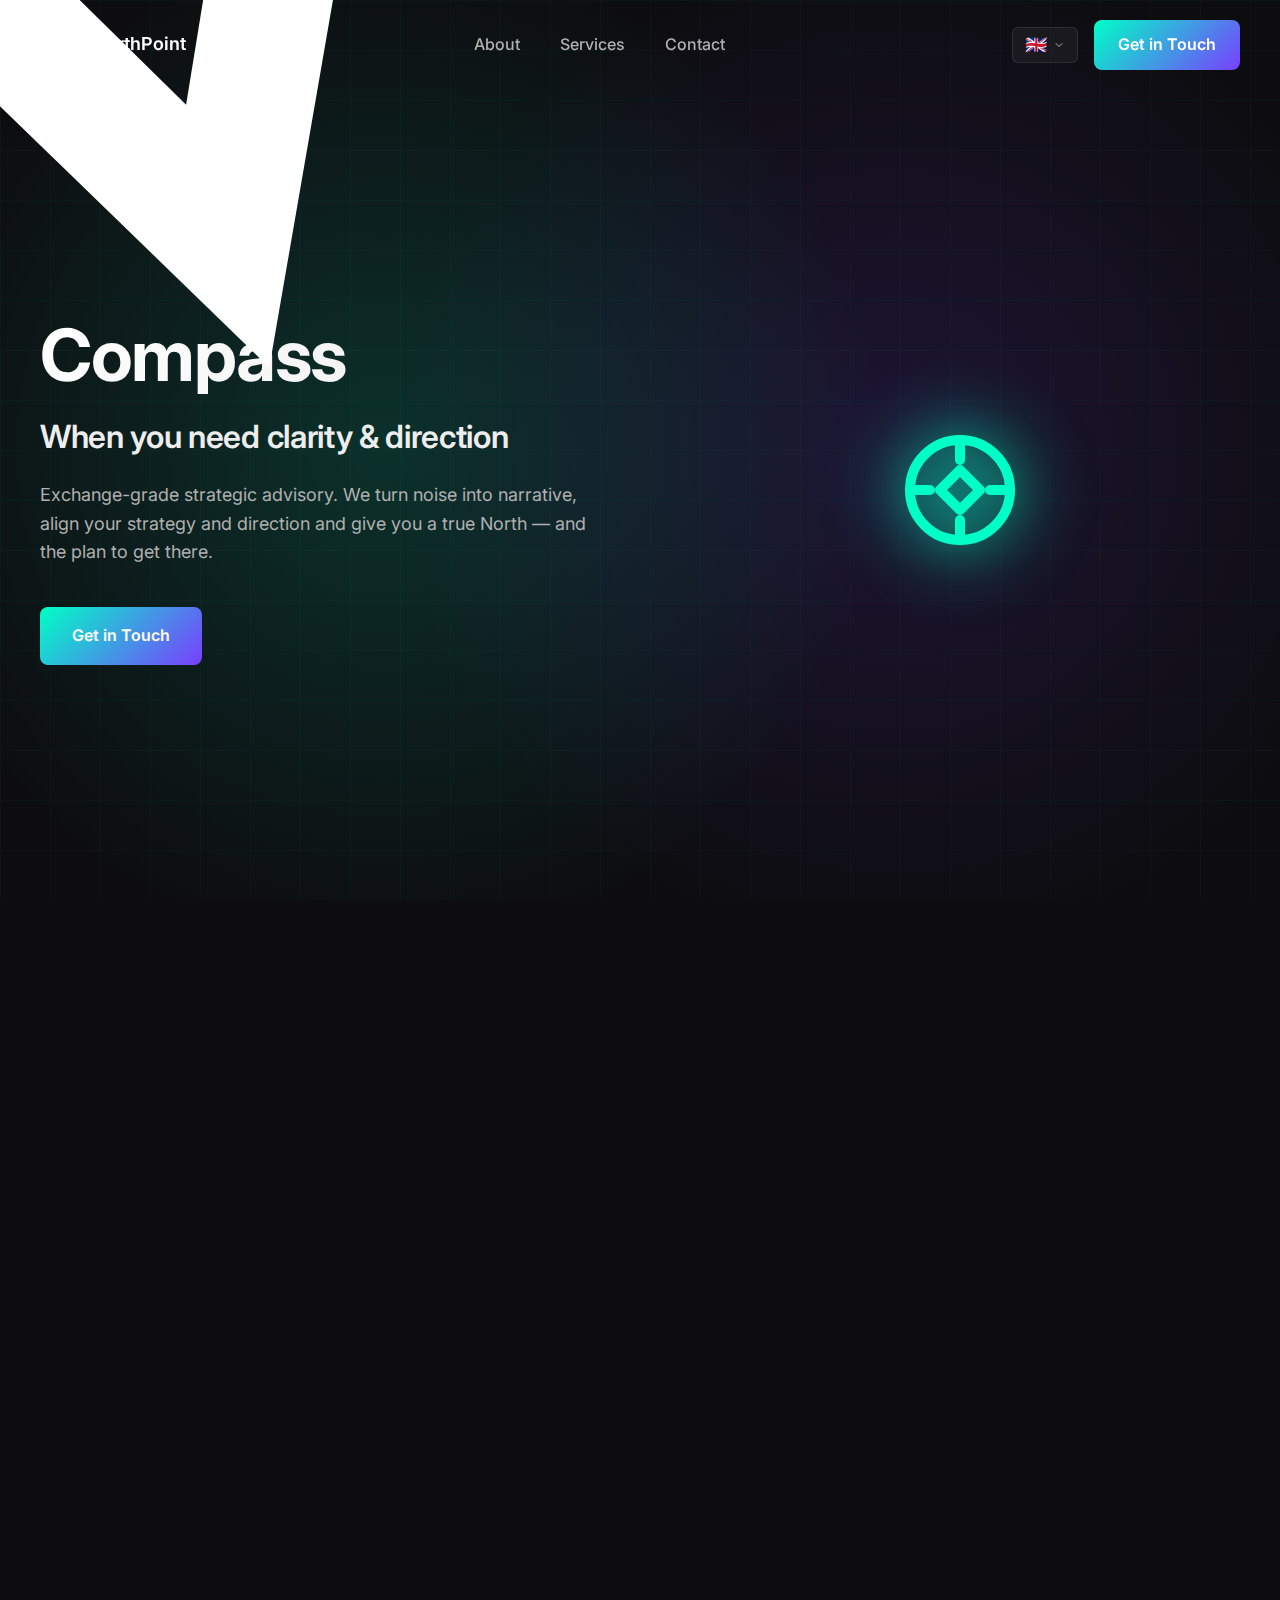
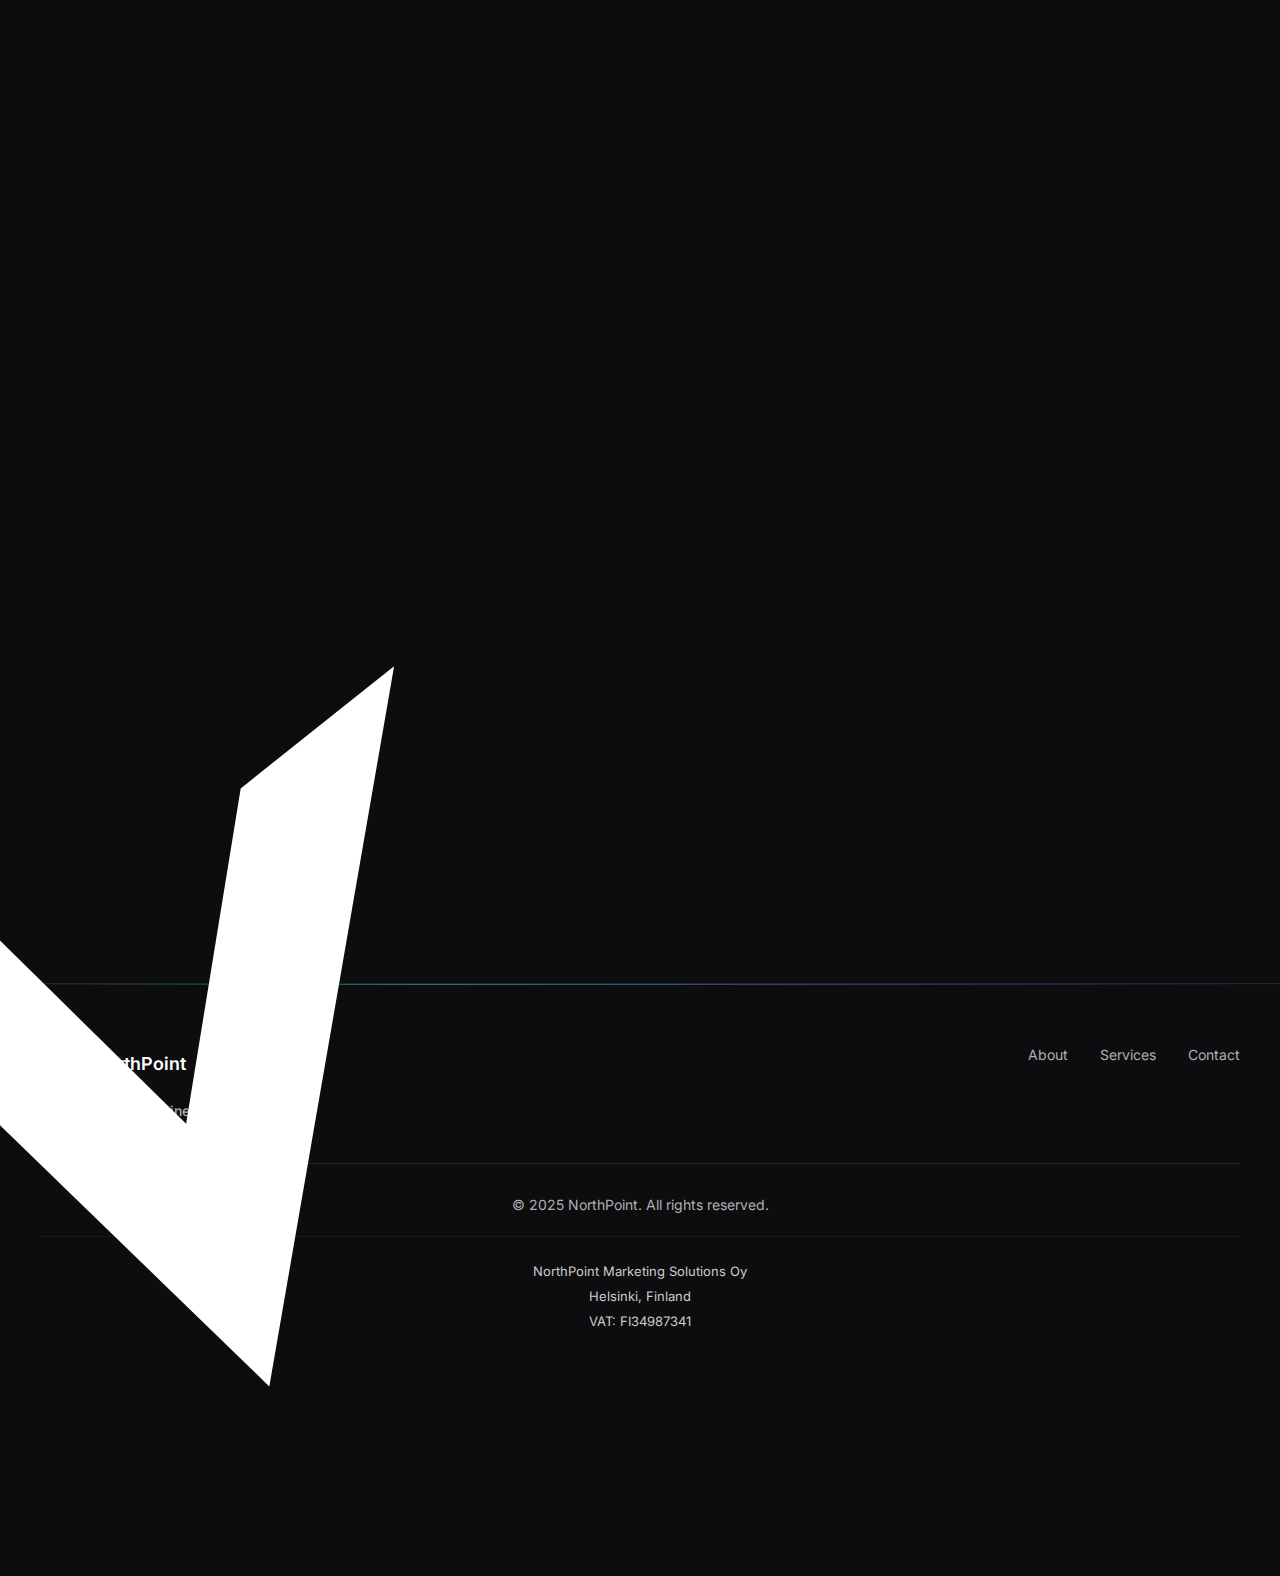
<file: compass.html>
<!DOCTYPE html>
<html lang="en" id="htmlLang">
<head>
    <meta charset="UTF-8">
    <meta name="viewport" content="width=device-width, initial-scale=1.0, maximum-scale=5.0, user-scalable=yes">
    <meta name="description" content="Compass: Exchange-grade strategic advisory for crypto businesses. Get clarity, direction, and alignment to know exactly where to play and how to win in crypto markets.">
    <title>Compass — NorthPoint</title>
    <link rel="icon" type="image/png" href="img/n-black.png">
    <link rel="stylesheet" href="styles.css">
    <link rel="preconnect" href="https://fonts.googleapis.com">
    <link rel="preconnect" href="https://fonts.gstatic.com" crossorigin>
    <link href="https://fonts.googleapis.com/css2?family=Inter:wght@400;500;600;700&display=swap" rel="stylesheet">
    
    <!-- Google tag (gtag.js) -->
    <script async src="https://www.googletagmanager.com/gtag/js?id=G-XX36FJTHQE"></script>
    <script>
      window.dataLayer = window.dataLayer || [];
      function gtag(){dataLayer.push(arguments);}
      gtag('js', new Date());
      gtag('config', 'G-XX36FJTHQE');
    </script>
</head>
<body>
    <!-- Navbar / Header -->
    <nav class="navbar" id="navbar">
        <div class="nav-container">
            <div class="nav-logo">
                <a href="index.html" style="display: flex; align-items: center; gap: 12px; text-decoration: none; color: inherit;">
                    <div class="nav-compass-wrapper">
                        <div class="logo-icon">
                            <img src="img/n-white.svg" alt="NorthPoint" class="logo-svg">
                        </div>
                    </div>
                    <span class="logo-text">NorthPoint</span>
                </a>
            </div>
            <ul class="nav-menu" id="navMenu">
                <li><a href="index.html#about" data-i18n="navAbout">About</a></li>
                <li class="nav-dropdown">
                    <a href="index.html#services" class="nav-dropdown-toggle" data-i18n="navServices">Services</a>
                    <ul class="nav-dropdown-menu">
                        <li><a href="cmo-elite.html">
                            <svg class="nav-service-icon" width="20" height="20" viewBox="0 0 24 24" fill="none" xmlns="http://www.w3.org/2000/svg">
                                <path d="M12 2L2 7L12 12L22 7L12 2Z" stroke="currentColor" stroke-width="2" stroke-linecap="round" stroke-linejoin="round"/>
                                <path d="M2 17L12 22L22 17" stroke="currentColor" stroke-width="2" stroke-linecap="round" stroke-linejoin="round"/>
                                <path d="M2 12L12 17L22 12" stroke="currentColor" stroke-width="2" stroke-linecap="round" stroke-linejoin="round"/>
                            </svg>
                            <span>CMO Elite</span>
                        </a></li>
                        <li><a href="growth-engine.html">
                            <svg class="nav-service-icon" width="20" height="20" viewBox="0 0 24 24" fill="none" xmlns="http://www.w3.org/2000/svg">
                                <path d="M3 3V21H21" stroke="currentColor" stroke-width="2" stroke-linecap="round" stroke-linejoin="round"/>
                                <path d="M7 16L12 11L16 15L21 10" stroke="currentColor" stroke-width="2" stroke-linecap="round" stroke-linejoin="round"/>
                                <path d="M21 10V3H14" stroke="currentColor" stroke-width="2" stroke-linecap="round" stroke-linejoin="round"/>
                            </svg>
                            <span>Growth Engine</span>
                        </a></li>
                        <li><a href="product-xray.html">
                            <svg class="nav-service-icon" width="20" height="20" viewBox="0 0 24 24" fill="none" xmlns="http://www.w3.org/2000/svg">
                                <path d="M1 12S5 4 12 4S23 12 23 12S19 20 12 20S1 12 1 12Z" stroke="currentColor" stroke-width="2" stroke-linecap="round" stroke-linejoin="round"/>
                                <circle cx="12" cy="12" r="3" stroke="currentColor" stroke-width="2" stroke-linecap="round" stroke-linejoin="round"/>
                            </svg>
                            <span>Product X-Ray</span>
                        </a></li>
                        <li><a href="compass.html" class="nav-service-active">
                            <svg class="nav-service-icon" width="20" height="20" viewBox="0 0 24 24" fill="none" xmlns="http://www.w3.org/2000/svg">
                                <circle cx="12" cy="12" r="10" stroke="currentColor" stroke-width="2" stroke-linecap="round" stroke-linejoin="round"/>
                                <path d="M12 2V6M12 18V22M2 12H6M18 12H22" stroke="currentColor" stroke-width="2" stroke-linecap="round" stroke-linejoin="round"/>
                                <path d="M12 8L8 12L12 16L16 12L12 8Z" stroke="currentColor" stroke-width="2" stroke-linecap="round" stroke-linejoin="round"/>
                            </svg>
                            <span>Compass</span>
                        </a></li>
                    </ul>
                </li>
                <li><a href="index.html#contact" data-i18n="navContact">Contact</a></li>
            </ul>
            <div class="nav-right">
                <div class="language-selector">
                    <button class="language-toggle" id="languageToggle" aria-label="Change language">
                        <span class="language-flag">🇬🇧</span>
                        <svg width="12" height="12" viewBox="0 0 24 24" fill="none" xmlns="http://www.w3.org/2000/svg">
                            <path d="M6 9L12 15L18 9" stroke="currentColor" stroke-width="2" stroke-linecap="round" stroke-linejoin="round"/>
                        </svg>
                    </button>
                    <div class="language-menu" id="languageMenu">
                        <button class="language-option" data-lang="en">
                            <span class="language-flag">🇬🇧</span>
                            <span>English</span>
                        </button>
                        <button class="language-option" data-lang="fi">
                            <span class="language-flag">🇫🇮</span>
                            <span>Suomi</span>
                        </button>
                    </div>
                </div>
                <a href="contact-us.html" class="nav-cta" style="text-decoration: none; display: inline-block;" data-i18n="navGetInTouch">Get in Touch</a>
            </div>
            <button class="mobile-menu-toggle" id="mobileMenuToggle" aria-label="Toggle menu">
                <span></span>
                <span></span>
                <span></span>
            </button>
        </div>
        <div class="mobile-menu-overlay" id="mobileMenuOverlay"></div>
    </nav>

    <!-- Hero Section -->
    <section class="hero" id="hero">
        <div class="hero-background">
            <div class="animated-grid"></div>
            <div class="gradient-overlay"></div>
        </div>
        <div class="hero-container">
            <div class="hero-content">
                <h1 class="hero-title" data-i18n="compassHeroTitle">Compass</h1>
                <h2 class="hero-subtitle" data-i18n="compassHeroSubtitle">When you need clarity & direction</h2>
                <p class="hero-body" data-i18n="compassHeroBody">Exchange-grade strategic advisory. We turn noise into narrative, align your strategy and direction and give you a true North — and the plan to get there.</p>
                <div class="hero-ctas">
                    <a href="contact-us.html" class="cta-primary" style="text-decoration: none; display: inline-block;" data-i18n="heroCTA1">Get in Touch</a>
                </div>
            </div>
            <div class="hero-visual">
                <div class="cmo-elite-icon">
                    <div class="cmo-elite-icon-glow"></div>
                    <svg width="120" height="120" viewBox="0 0 24 24" fill="none" xmlns="http://www.w3.org/2000/svg">
                        <circle cx="12" cy="12" r="10" stroke="currentColor" stroke-width="2" stroke-linecap="round" stroke-linejoin="round"/>
                        <path d="M12 2V6M12 18V22M2 12H6M18 12H22" stroke="currentColor" stroke-width="2" stroke-linecap="round" stroke-linejoin="round"/>
                        <path d="M12 8L8 12L12 16L16 12L12 8Z" stroke="currentColor" stroke-width="2" stroke-linecap="round" stroke-linejoin="round"/>
                    </svg>
                </div>
            </div>
        </div>
    </section>

    <!-- Service Details Section -->
    <section class="about" id="about">
        <div class="about-background-pattern"></div>
        <div class="container">
            <div class="about-header">
                <h2 class="section-title" data-i18n="compassAboutTitle">What is Compass?</h2>
                <p class="about-intro" data-i18n="compassAboutIntro">Exchange-grade strategic advisory that delivers the clarity, direction, and alignment your crypto business needs to know exactly where to play — and how to win.</p>
            </div>
            <div class="about-grid">
                <div class="about-card">
                    <div class="about-card-glow"></div>
                    <div class="about-card-content">
                        <div class="about-card-title-wrapper">
                            <div class="about-card-icon">
                                <svg width="48" height="48" viewBox="0 0 24 24" fill="none" xmlns="http://www.w3.org/2000/svg">
                                    <circle cx="12" cy="12" r="10" stroke="currentColor" stroke-width="2" stroke-linecap="round" stroke-linejoin="round"/>
                                    <path d="M12 2V6M12 18V22M2 12H6M18 12H22" stroke="currentColor" stroke-width="2" stroke-linecap="round" stroke-linejoin="round"/>
                                    <path d="M12 8L8 12L12 16L16 12L12 8Z" stroke="currentColor" stroke-width="2" stroke-linecap="round" stroke-linejoin="round"/>
                                </svg>
                            </div>
                            <h3 class="about-card-title">Strategic Direction</h3>
                        </div>
                        <p class="about-card-body">Navigate market complexity with confidence. We help you define your strategy, set priorities, and make decisions that align with your long-term vision.</p>
                    </div>
                </div>
                <div class="about-card">
                    <div class="about-card-glow"></div>
                    <div class="about-card-content">
                        <div class="about-card-title-wrapper">
                            <div class="about-card-icon">
                                <svg width="48" height="48" viewBox="0 0 24 24" fill="none" xmlns="http://www.w3.org/2000/svg">
                                    <path d="M12 2L2 7L12 12L22 7L12 2Z" stroke="currentColor" stroke-width="2" stroke-linecap="round" stroke-linejoin="round"/>
                                    <path d="M2 17L12 22L22 17" stroke="currentColor" stroke-width="2" stroke-linecap="round" stroke-linejoin="round"/>
                                    <path d="M2 12L12 17L22 12" stroke="currentColor" stroke-width="2" stroke-linecap="round" stroke-linejoin="round"/>
                                </svg>
                            </div>
                            <h3 class="about-card-title">Narrative & Story</h3>
                        </div>
                        <p class="about-card-body">Turn noise into narrative. We help you craft a compelling story that resonates with your audience, investors, and the market at large.</p>
                    </div>
                </div>
                <div class="about-card">
                    <div class="about-card-glow"></div>
                    <div class="about-card-content">
                        <div class="about-card-title-wrapper">
                            <div class="about-card-icon">
                                <svg width="48" height="48" viewBox="0 0 24 24" fill="none" xmlns="http://www.w3.org/2000/svg">
                                    <path d="M3 3V21H21" stroke="currentColor" stroke-width="2" stroke-linecap="round" stroke-linejoin="round"/>
                                    <path d="M7 16L12 11L16 15L21 10" stroke="currentColor" stroke-width="2" stroke-linecap="round" stroke-linejoin="round"/>
                                    <path d="M21 10V3H14" stroke="currentColor" stroke-width="2" stroke-linecap="round" stroke-linejoin="round"/>
                                </svg>
                            </div>
                            <h3 class="about-card-title">Market Alignment</h3>
                        </div>
                        <p class="about-card-body">Stay aligned with market trends and opportunities. We provide insights and guidance to ensure your strategy adapts to the evolving crypto landscape.</p>
                    </div>
                </div>
                <div class="about-card">
                    <div class="about-card-glow"></div>
                    <div class="about-card-content">
                        <div class="about-card-title-wrapper">
                            <div class="about-card-icon">
                                <svg width="48" height="48" viewBox="0 0 24 24" fill="none" xmlns="http://www.w3.org/2000/svg">
                                    <path d="M20 21v-2a4 4 0 0 0-4-4H8a4 4 0 0 0-4 4v2" stroke="currentColor" stroke-width="2" stroke-linecap="round" stroke-linejoin="round"/>
                                    <circle cx="12" cy="7" r="4" stroke="currentColor" stroke-width="2" stroke-linecap="round" stroke-linejoin="round"/>
                                </svg>
                            </div>
                            <h3 class="about-card-title">Executive Advisory</h3>
                        </div>
                        <p class="about-card-body">Access to exchange executive-level thinking. Get strategic guidance from leaders who've navigated the crypto market at the highest levels.</p>
                    </div>
                </div>
            </div>
        </div>
    </section>

    <!-- Final CTA / Contact -->
    <section class="contact" id="contact">
        <div class="contact-background"></div>
        <div class="container">
            <div class="contact-content">
                <h2 class="contact-title" data-i18n="compassContactTitle">Ready to Gain True Strategic Clarity?</h2>
                <p class="contact-body" data-i18n="compassContactBody">Compass gives you a true North — and the plan to get there.</p>
                <a href="contact-us.html" class="cta-primary large" style="text-decoration: none; display: inline-block;" data-i18n="contactCTA">Get in Touch</a>
                <div class="floating-compass">
                    <div class="floating-compass-glow-outer"></div>
                    <div class="floating-compass-glow-inner"></div>
                    <div class="floating-compass-ring"></div>
                    <div class="floating-compass-n">
                        <img src="img/n-white.svg" alt="N" class="compass-n-svg">
                    </div>
                </div>
            </div>
        </div>
    </section>

    <!-- Footer -->
    <footer class="footer">
        <div class="container">
            <div class="footer-content">
                <div class="footer-left">
                    <div class="footer-logo">
                        <div class="logo-icon">
                            <img src="img/n-white.svg" alt="NorthPoint" class="logo-svg">
                        </div>
                        <span class="logo-text">NorthPoint</span>
                    </div>
                    <p class="footer-tagline" data-i18n="footerTagline">Crypto Growth. Engineered.</p>
                </div>
                <div class="footer-right">
                    <div class="footer-links">
                        <a href="index.html#about" data-i18n="navAbout">About</a>
                        <a href="index.html#services" data-i18n="navServices">Services</a>
                        <a href="index.html#contact" data-i18n="navContact">Contact</a>
                    </div>
                </div>
            </div>
            <div class="footer-bottom">
                <p data-i18n="footerCopyright">&copy; 2025 NorthPoint. All rights reserved.</p>
                <div class="footer-company-details">
                    <p>NorthPoint Marketing Solutions Oy</p>
                    <p>Helsinki, Finland</p>
                    <p>VAT: FI34987341</p>
                </div>
            </div>
        </div>
    </footer>

    <script src="translations.js"></script>
    <script src="script.js"></script>
</body>
</html>
</file>
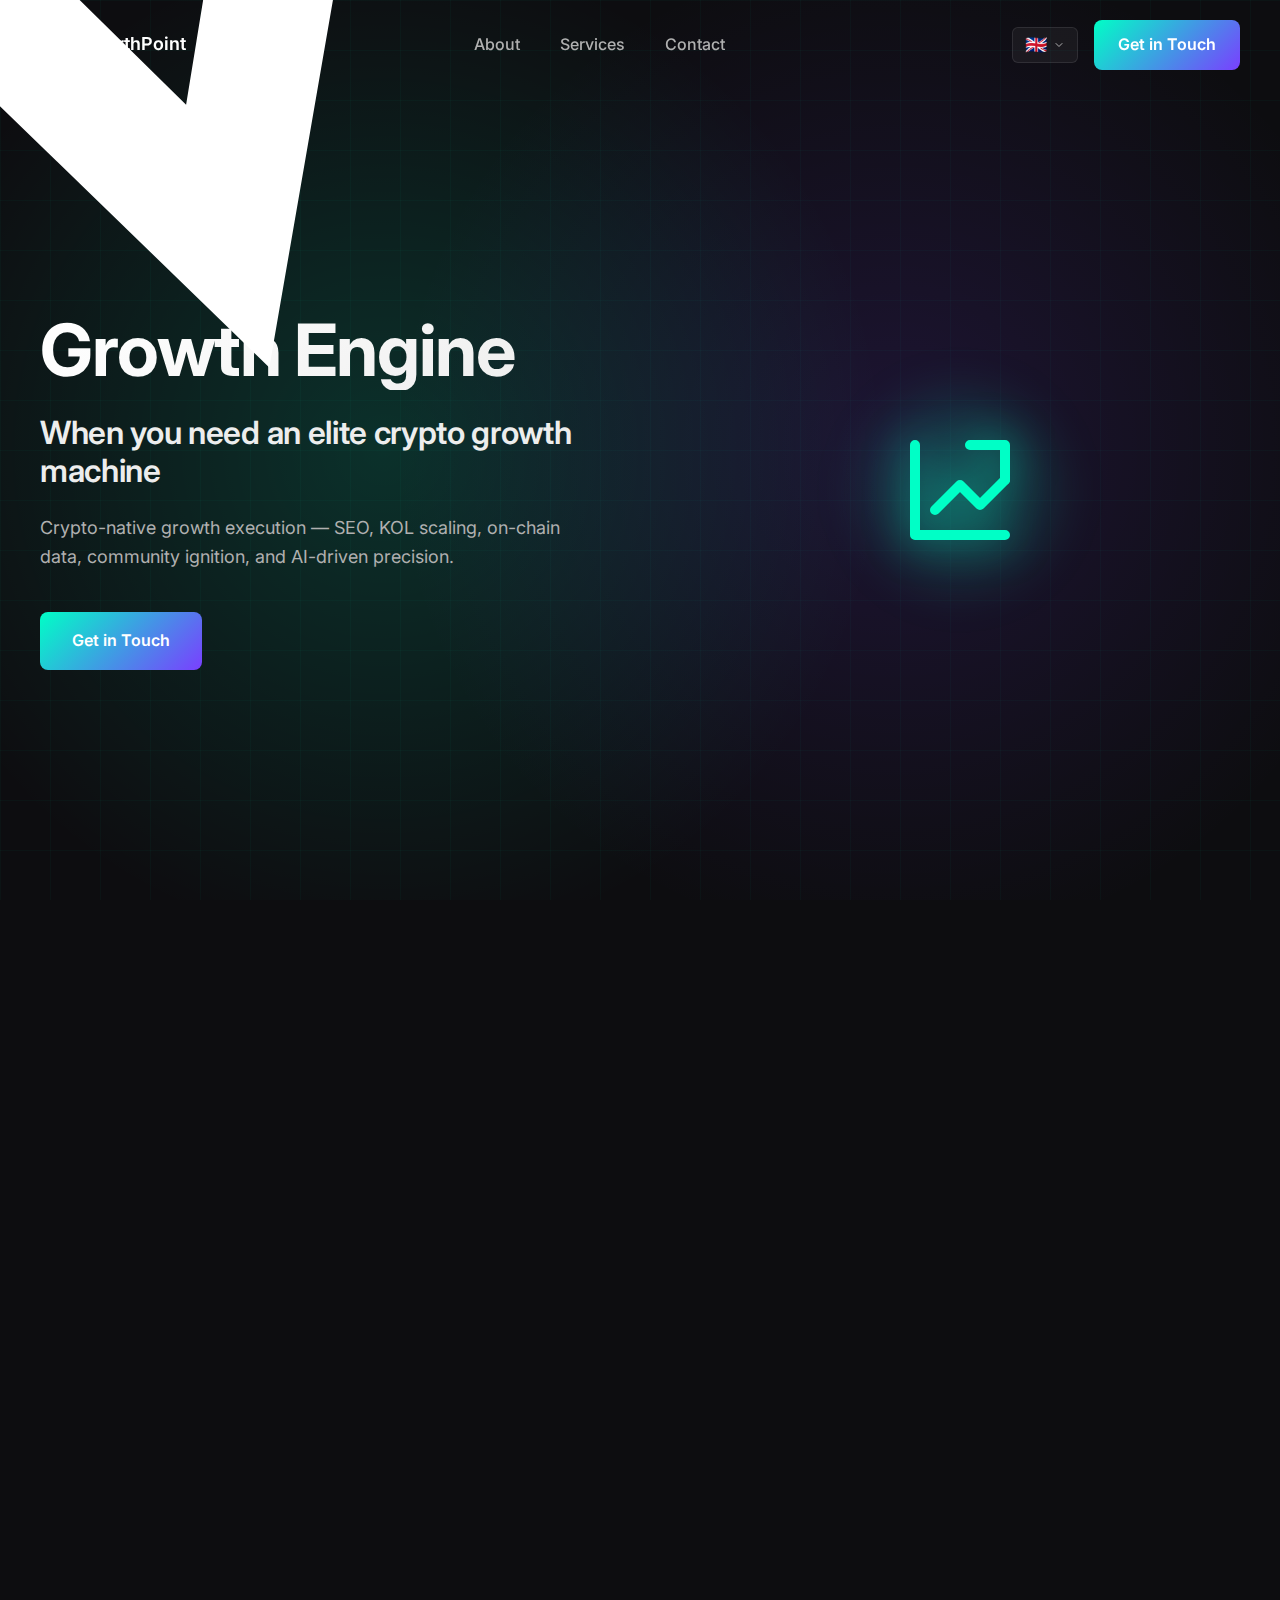
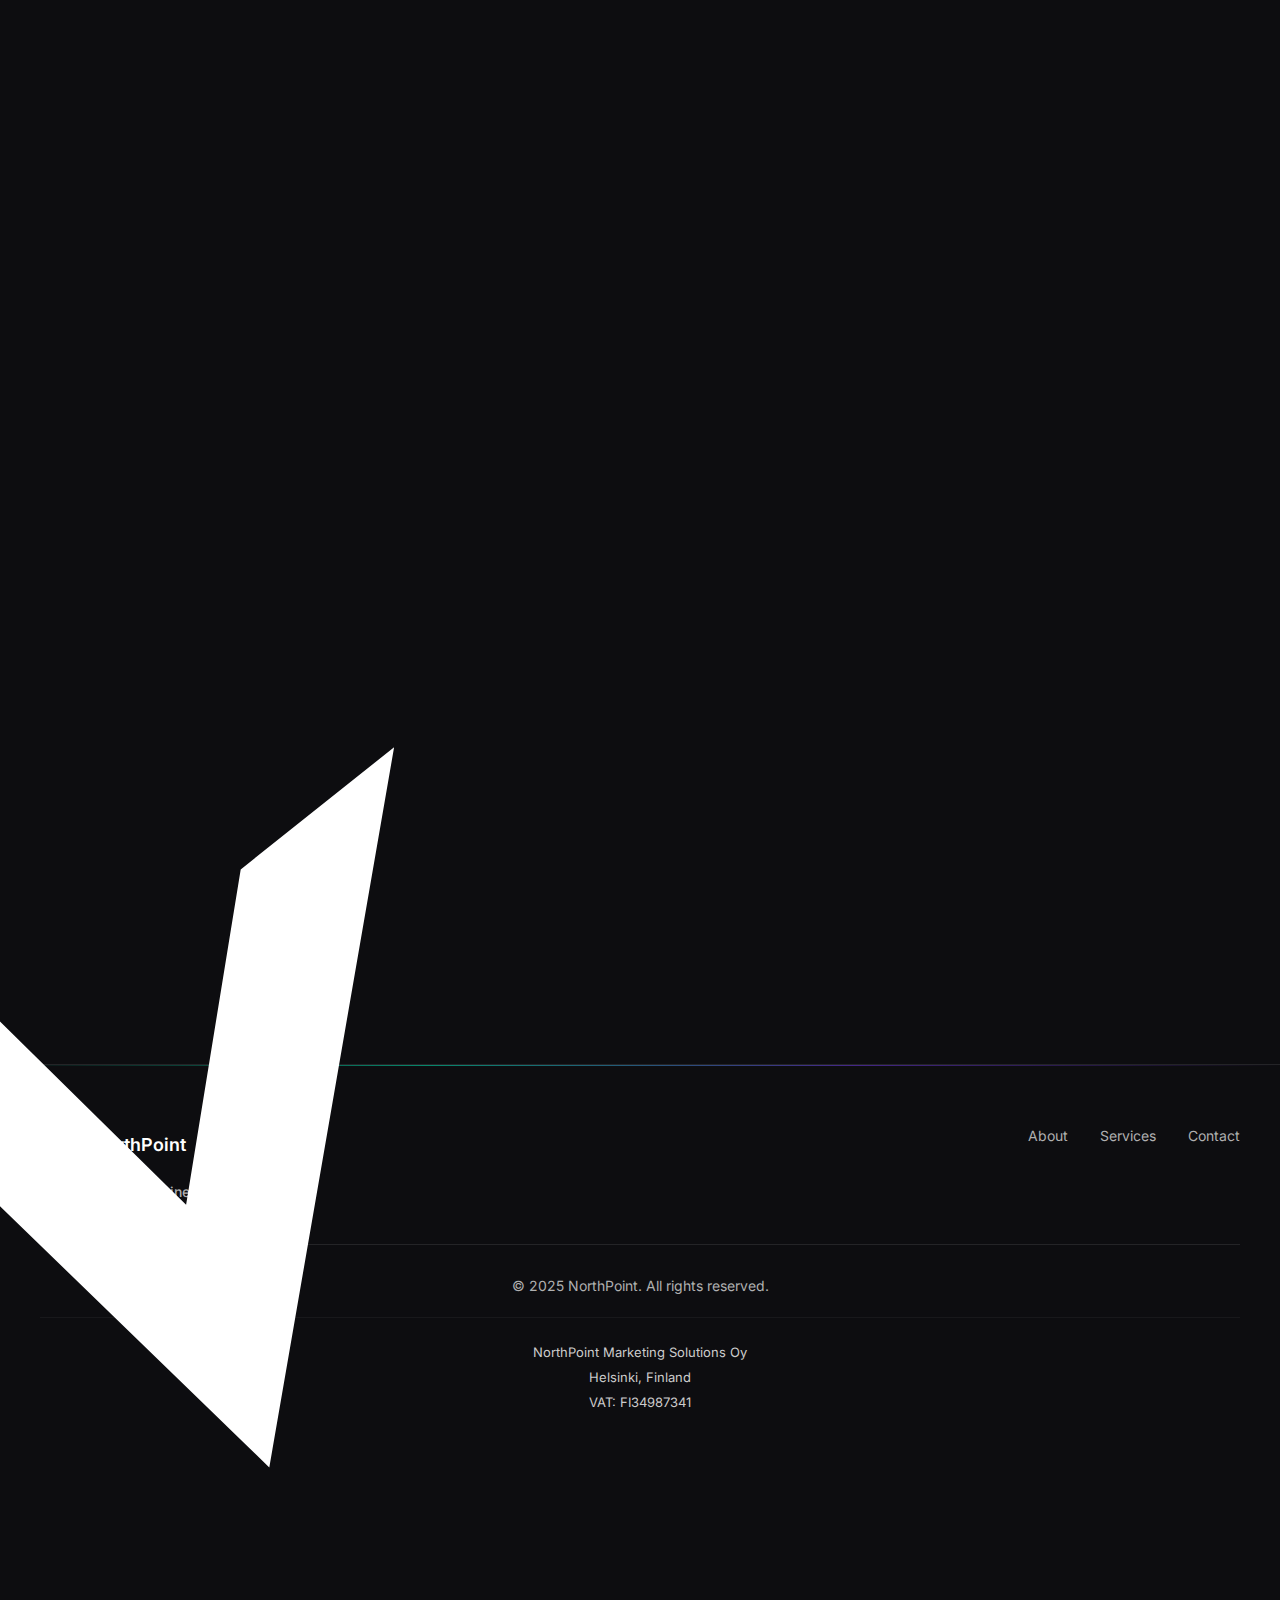
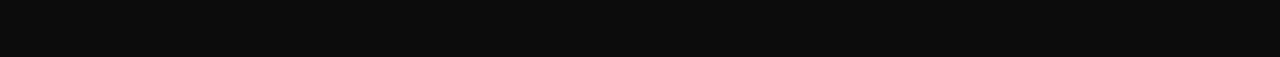
<file: growth-engine.html>
<!DOCTYPE html>
<html lang="en" id="htmlLang">
<head>
    <meta charset="UTF-8">
    <meta name="viewport" content="width=device-width, initial-scale=1.0, maximum-scale=5.0, user-scalable=yes">
    <meta name="description" content="Growth Engine: Elite crypto growth execution with crypto-native SEO, KOL scaling, on-chain data, community activation, and AI-driven precision. Data-driven growth.">
    <title>Growth Engine — NorthPoint</title>
    <link rel="icon" type="image/png" href="img/n-black.png">
    <link rel="stylesheet" href="styles.css">
    <link rel="preconnect" href="https://fonts.googleapis.com">
    <link rel="preconnect" href="https://fonts.gstatic.com" crossorigin>
    <link href="https://fonts.googleapis.com/css2?family=Inter:wght@400;500;600;700&display=swap" rel="stylesheet">
    
    <!-- Google tag (gtag.js) -->
    <script async src="https://www.googletagmanager.com/gtag/js?id=G-XX36FJTHQE"></script>
    <script>
      window.dataLayer = window.dataLayer || [];
      function gtag(){dataLayer.push(arguments);}
      gtag('js', new Date());
      gtag('config', 'G-XX36FJTHQE');
    </script>
</head>
<body>
    <!-- Navbar / Header -->
    <nav class="navbar" id="navbar">
        <div class="nav-container">
            <div class="nav-logo">
                <a href="index.html" style="display: flex; align-items: center; gap: 12px; text-decoration: none; color: inherit;">
                    <div class="nav-compass-wrapper">
                        <div class="logo-icon">
                            <img src="img/n-white.svg" alt="NorthPoint" class="logo-svg">
                        </div>
                    </div>
                    <span class="logo-text">NorthPoint</span>
                </a>
            </div>
            <ul class="nav-menu" id="navMenu">
                <li><a href="index.html#about" data-i18n="navAbout">About</a></li>
                <li class="nav-dropdown">
                    <a href="index.html#services" class="nav-dropdown-toggle" data-i18n="navServices">Services</a>
                    <ul class="nav-dropdown-menu">
                        <li><a href="cmo-elite.html">
                            <svg class="nav-service-icon" width="20" height="20" viewBox="0 0 24 24" fill="none" xmlns="http://www.w3.org/2000/svg">
                                <path d="M12 2L2 7L12 12L22 7L12 2Z" stroke="currentColor" stroke-width="2" stroke-linecap="round" stroke-linejoin="round"/>
                                <path d="M2 17L12 22L22 17" stroke="currentColor" stroke-width="2" stroke-linecap="round" stroke-linejoin="round"/>
                                <path d="M2 12L12 17L22 12" stroke="currentColor" stroke-width="2" stroke-linecap="round" stroke-linejoin="round"/>
                            </svg>
                            <span>CMO Elite</span>
                        </a></li>
                        <li><a href="growth-engine.html" class="nav-service-active">
                            <svg class="nav-service-icon" width="20" height="20" viewBox="0 0 24 24" fill="none" xmlns="http://www.w3.org/2000/svg">
                                <path d="M3 3V21H21" stroke="currentColor" stroke-width="2" stroke-linecap="round" stroke-linejoin="round"/>
                                <path d="M7 16L12 11L16 15L21 10" stroke="currentColor" stroke-width="2" stroke-linecap="round" stroke-linejoin="round"/>
                                <path d="M21 10V3H14" stroke="currentColor" stroke-width="2" stroke-linecap="round" stroke-linejoin="round"/>
                            </svg>
                            <span>Growth Engine</span>
                        </a></li>
                        <li><a href="product-xray.html">
                            <svg class="nav-service-icon" width="20" height="20" viewBox="0 0 24 24" fill="none" xmlns="http://www.w3.org/2000/svg">
                                <path d="M1 12S5 4 12 4S23 12 23 12S19 20 12 20S1 12 1 12Z" stroke="currentColor" stroke-width="2" stroke-linecap="round" stroke-linejoin="round"/>
                                <circle cx="12" cy="12" r="3" stroke="currentColor" stroke-width="2" stroke-linecap="round" stroke-linejoin="round"/>
                            </svg>
                            <span>Product X-Ray</span>
                        </a></li>
                        <li><a href="compass.html">
                            <svg class="nav-service-icon" width="20" height="20" viewBox="0 0 24 24" fill="none" xmlns="http://www.w3.org/2000/svg">
                                <circle cx="12" cy="12" r="10" stroke="currentColor" stroke-width="2" stroke-linecap="round" stroke-linejoin="round"/>
                                <path d="M12 2V6M12 18V22M2 12H6M18 12H22" stroke="currentColor" stroke-width="2" stroke-linecap="round" stroke-linejoin="round"/>
                                <path d="M12 8L8 12L12 16L16 12L12 8Z" stroke="currentColor" stroke-width="2" stroke-linecap="round" stroke-linejoin="round"/>
                            </svg>
                            <span>Compass</span>
                        </a></li>
                    </ul>
                </li>
                <li><a href="index.html#contact" data-i18n="navContact">Contact</a></li>
            </ul>
            <div class="nav-right">
                <div class="language-selector">
                    <button class="language-toggle" id="languageToggle" aria-label="Change language">
                        <span class="language-flag">🇬🇧</span>
                        <svg width="12" height="12" viewBox="0 0 24 24" fill="none" xmlns="http://www.w3.org/2000/svg">
                            <path d="M6 9L12 15L18 9" stroke="currentColor" stroke-width="2" stroke-linecap="round" stroke-linejoin="round"/>
                        </svg>
                    </button>
                    <div class="language-menu" id="languageMenu">
                        <button class="language-option" data-lang="en">
                            <span class="language-flag">🇬🇧</span>
                            <span>English</span>
                        </button>
                        <button class="language-option" data-lang="fi">
                            <span class="language-flag">🇫🇮</span>
                            <span>Suomi</span>
                        </button>
                    </div>
                </div>
                <a href="contact-us.html" class="nav-cta" style="text-decoration: none; display: inline-block;" data-i18n="navGetInTouch">Get in Touch</a>
            </div>
            <button class="mobile-menu-toggle" id="mobileMenuToggle" aria-label="Toggle menu">
                <span></span>
                <span></span>
                <span></span>
            </button>
        </div>
        <div class="mobile-menu-overlay" id="mobileMenuOverlay"></div>
    </nav>

    <!-- Hero Section -->
    <section class="hero" id="hero">
        <div class="hero-background">
            <div class="animated-grid"></div>
            <div class="gradient-overlay"></div>
        </div>
        <div class="hero-container">
            <div class="hero-content">
                <h1 class="hero-title" data-i18n="growthEngineHeroTitle">Growth Engine</h1>
                <h2 class="hero-subtitle" data-i18n="growthEngineHeroSubtitle">When you need an elite crypto growth machine</h2>
                <p class="hero-body" data-i18n="growthEngineHeroBody">Crypto-native growth execution — SEO, KOL scaling, on-chain data, community ignition, and AI-driven precision.</p>
                <div class="hero-ctas">
                    <a href="contact-us.html" class="cta-primary" style="text-decoration: none; display: inline-block;" data-i18n="heroCTA1">Get in Touch</a>
                </div>
            </div>
            <div class="hero-visual">
                <div class="cmo-elite-icon">
                    <div class="cmo-elite-icon-glow"></div>
                    <svg width="120" height="120" viewBox="0 0 24 24" fill="none" xmlns="http://www.w3.org/2000/svg">
                        <path d="M3 3V21H21" stroke="currentColor" stroke-width="2" stroke-linecap="round" stroke-linejoin="round"/>
                        <path d="M7 16L12 11L16 15L21 10" stroke="currentColor" stroke-width="2" stroke-linecap="round" stroke-linejoin="round"/>
                        <path d="M21 10V3H14" stroke="currentColor" stroke-width="2" stroke-linecap="round" stroke-linejoin="round"/>
                    </svg>
                </div>
            </div>
        </div>
    </section>

    <!-- Service Details Section -->
    <section class="about" id="about">
        <div class="about-background-pattern"></div>
        <div class="container">
            <div class="about-header">
                <h2 class="section-title" data-i18n="growthEngineAboutTitle">What is Growth Engine?</h2>
                <p class="about-intro" data-i18n="growthEngineAboutIntro">NorthPoint builds growth systems engineered by exchange execs — not generic agencies. We blend crypto-native + LLM SEO, KOL + affiliate scaling, on-chain, community activation and AI-driven content + targeting to drive real adoption. Decisions driven by data, not vibes.</p>
            </div>
            <div class="about-grid">
                <div class="about-card">
                    <div class="about-card-glow"></div>
                    <div class="about-card-content">
                        <div class="about-card-title-wrapper">
                            <div class="about-card-icon">
                                <svg width="48" height="48" viewBox="0 0 24 24" fill="none" xmlns="http://www.w3.org/2000/svg">
                                    <circle cx="11" cy="11" r="8" stroke="currentColor" stroke-width="2" stroke-linecap="round" stroke-linejoin="round"/>
                                    <path d="m21 21-4.35-4.35" stroke="currentColor" stroke-width="2" stroke-linecap="round" stroke-linejoin="round"/>
                                </svg>
                            </div>
                            <h3 class="about-card-title" data-i18n="growthEngineCard1Title">SEO & Content</h3>
                        </div>
                        <p class="about-card-body" data-i18n="growthEngineCard1Body">Crypto-native SEO strategies that rank. Content that converts. We understand how crypto users search, discover, and engage with platforms.</p>
                    </div>
                </div>
                <div class="about-card">
                    <div class="about-card-glow"></div>
                    <div class="about-card-content">
                        <div class="about-card-title-wrapper">
                            <div class="about-card-icon">
                                <svg width="48" height="48" viewBox="0 0 24 24" fill="none" xmlns="http://www.w3.org/2000/svg">
                                    <path d="M17 21v-2a4 4 0 0 0-4-4H5a4 4 0 0 0-4 4v2" stroke="currentColor" stroke-width="2" stroke-linecap="round" stroke-linejoin="round"/>
                                    <circle cx="9" cy="7" r="4" stroke="currentColor" stroke-width="2" stroke-linecap="round" stroke-linejoin="round"/>
                                    <path d="M23 21v-2a4 4 0 0 0-3-3.87" stroke="currentColor" stroke-width="2" stroke-linecap="round" stroke-linejoin="round"/>
                                    <path d="M16 3.13a4 4 0 0 1 0 7.75" stroke="currentColor" stroke-width="2" stroke-linecap="round" stroke-linejoin="round"/>
                                </svg>
                            </div>
                            <h3 class="about-card-title" data-i18n="growthEngineCard2Title">KOL & Affilate Scaling</h3>
                        </div>
                        <p class="about-card-body" data-i18n="growthEngineCard2Body">Strategic partnerships with crypto influencers and thought leaders. We scale your reach through authentic relationships and proven KOL playbooks.</p>
                    </div>
                </div>
                <div class="about-card">
                    <div class="about-card-glow"></div>
                    <div class="about-card-content">
                        <div class="about-card-title-wrapper">
                            <div class="about-card-icon">
                                <svg width="48" height="48" viewBox="0 0 24 24" fill="none" xmlns="http://www.w3.org/2000/svg">
                                    <path d="M3 3V21H21" stroke="currentColor" stroke-width="2" stroke-linecap="round" stroke-linejoin="round"/>
                                    <path d="M7 16L12 11L16 15L21 10" stroke="currentColor" stroke-width="2" stroke-linecap="round" stroke-linejoin="round"/>
                                    <circle cx="7" cy="19" r="2" stroke="currentColor" stroke-width="2" stroke-linecap="round" stroke-linejoin="round"/>
                                    <circle cx="12" cy="19" r="2" stroke="currentColor" stroke-width="2" stroke-linecap="round" stroke-linejoin="round"/>
                                    <circle cx="17" cy="19" r="2" stroke="currentColor" stroke-width="2" stroke-linecap="round" stroke-linejoin="round"/>
                                    <path d="M7 19h10" stroke="currentColor" stroke-width="2" stroke-linecap="round" stroke-linejoin="round"/>
                                </svg>
                            </div>
                            <h3 class="about-card-title" data-i18n="growthEngineCard3Title">Intelligence & Communities</h3>
                        </div>
                        <p class="about-card-body" data-i18n="growthEngineCard3Body">Leverage data, on-chain, identify opportunities, target high-value users and optimize your growth strategies with crypto-native insights.</p>
                    </div>
                </div>
                <div class="about-card">
                    <div class="about-card-glow"></div>
                    <div class="about-card-content">
                        <div class="about-card-title-wrapper">
                            <div class="about-card-icon">
                                <svg width="48" height="48" viewBox="0 0 24 24" fill="none" xmlns="http://www.w3.org/2000/svg">
                                    <path d="M12 2C6.48 2 2 6.48 2 12s4.48 10 10 10 10-4.48 10-10S17.52 2 12 2z" stroke="currentColor" stroke-width="2" stroke-linecap="round" stroke-linejoin="round"/>
                                    <circle cx="12" cy="12" r="3" stroke="currentColor" stroke-width="2" stroke-linecap="round" stroke-linejoin="round"/>
                                    <circle cx="12" cy="12" r="1" fill="currentColor"/>
                                    <path d="M12 1v6m0 6v6M23 12h-6M7 12H1" stroke="currentColor" stroke-width="2" stroke-linecap="round" stroke-linejoin="round"/>
                                </svg>
                            </div>
                            <h3 class="about-card-title" data-i18n="growthEngineCard4Title">AI-Driven Precision</h3>
                        </div>
                        <p class="about-card-body" data-i18n="growthEngineCard4Body">Advanced analytics and AI-powered optimization. Every campaign, every channel, every touchpoint optimized for maximum growth and ROI.</p>
                    </div>
                </div>
            </div>
        </div>
    </section>

    <!-- Final CTA / Contact -->
    <section class="contact" id="contact">
        <div class="contact-background"></div>
        <div class="container">
            <div class="contact-content">
                <h2 class="contact-title" data-i18n="growthEngineContactTitle">Ready to accelerate real users, real volume, real growth?</h2>
                <p class="contact-body" data-i18n="growthEngineContactBody">Connect with us to explore how we can drive your next stage of growth.</p>
                <a href="contact-us.html" class="cta-primary large" style="text-decoration: none; display: inline-block;" data-i18n="contactCTA">Get in Touch</a>
                <div class="floating-compass">
                    <div class="floating-compass-glow-outer"></div>
                    <div class="floating-compass-glow-inner"></div>
                    <div class="floating-compass-ring"></div>
                    <div class="floating-compass-n">
                        <img src="img/n-white.svg" alt="N" class="compass-n-svg">
                    </div>
                </div>
            </div>
        </div>
    </section>

    <!-- Footer -->
    <footer class="footer">
        <div class="container">
            <div class="footer-content">
                <div class="footer-left">
                    <div class="footer-logo">
                        <div class="logo-icon">
                            <img src="img/n-white.svg" alt="NorthPoint" class="logo-svg">
                        </div>
                        <span class="logo-text">NorthPoint</span>
                    </div>
                    <p class="footer-tagline" data-i18n="footerTagline">Crypto Growth. Engineered.</p>
                </div>
                <div class="footer-right">
                    <div class="footer-links">
                        <a href="index.html#about" data-i18n="navAbout">About</a>
                        <a href="index.html#services" data-i18n="navServices">Services</a>
                        <a href="index.html#contact" data-i18n="navContact">Contact</a>
                    </div>
                </div>
            </div>
            <div class="footer-bottom">
                <p data-i18n="footerCopyright">&copy; 2025 NorthPoint. All rights reserved.</p>
                <div class="footer-company-details">
                    <p>NorthPoint Marketing Solutions Oy</p>
                    <p>Helsinki, Finland</p>
                    <p>VAT: FI34987341</p>
                </div>
            </div>
        </div>
    </footer>

    <script src="translations.js"></script>
    <script src="script.js"></script>
</body>
</html>
</file>
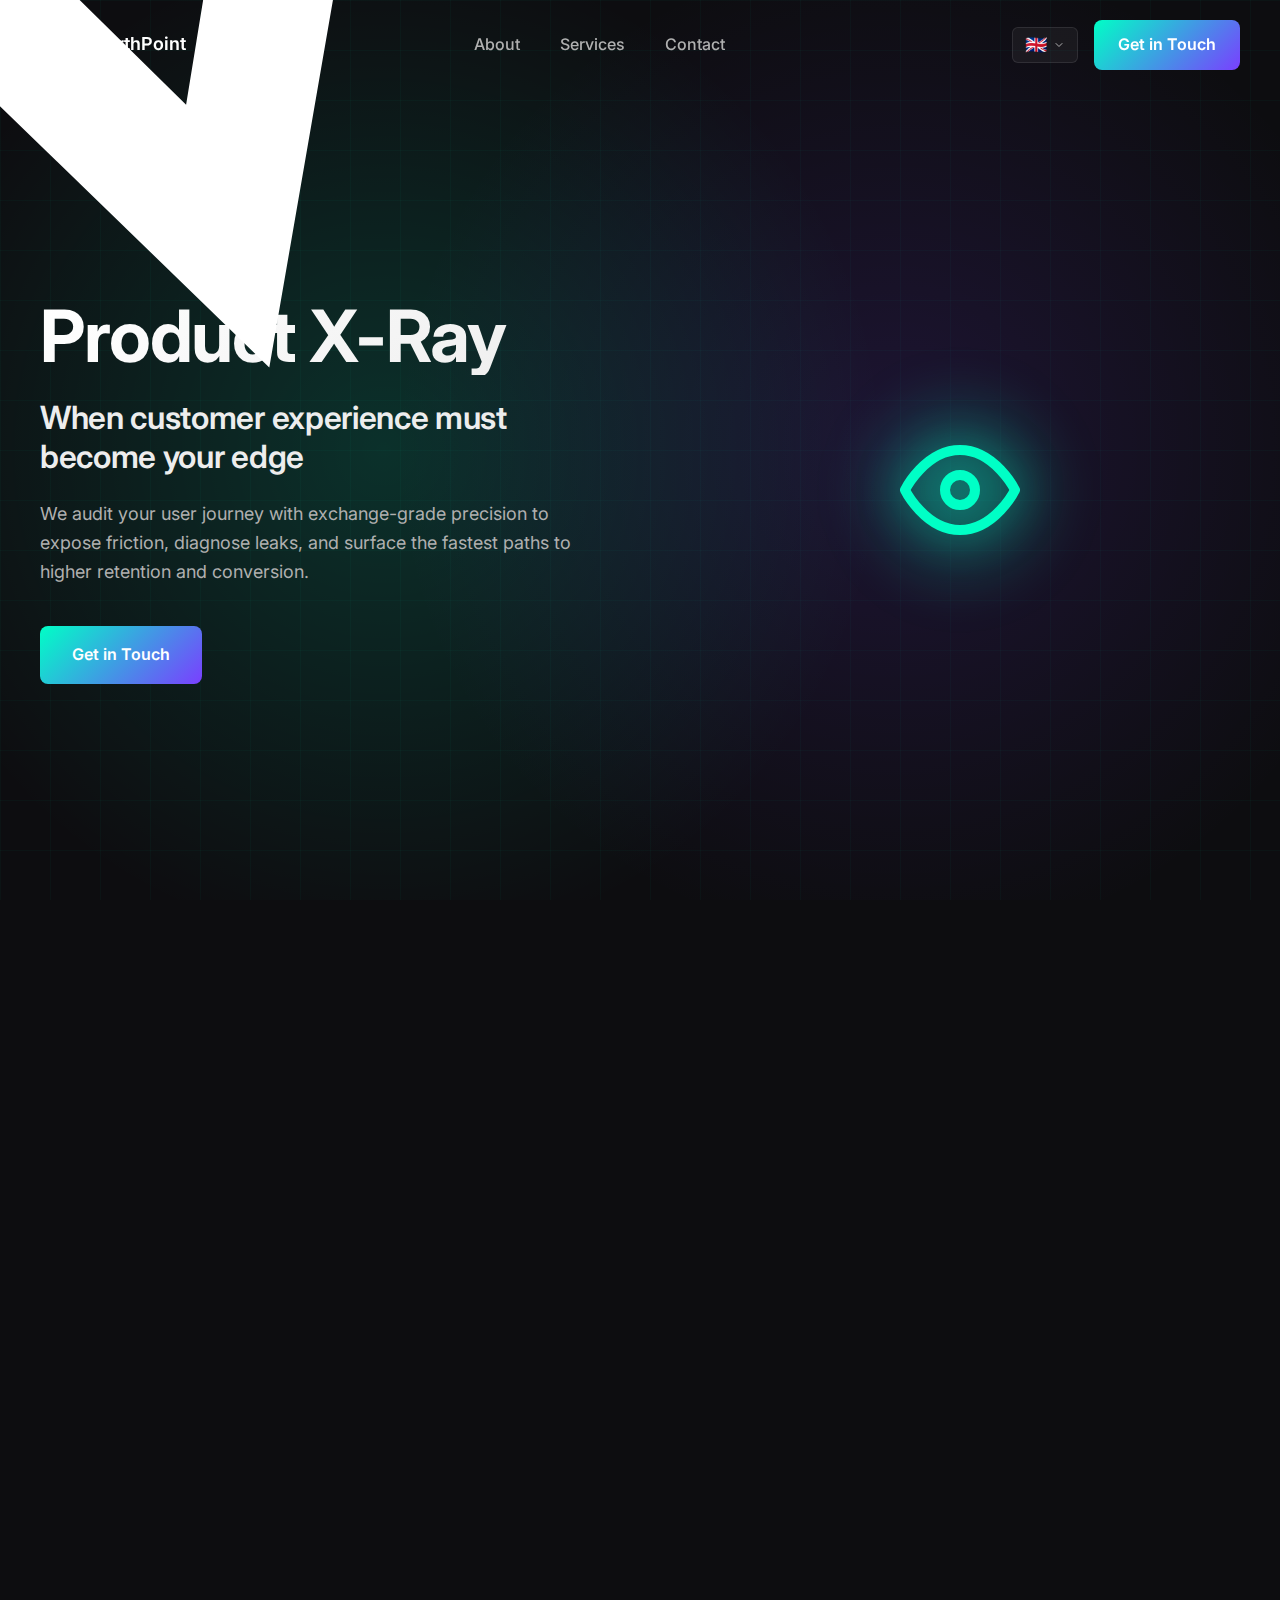
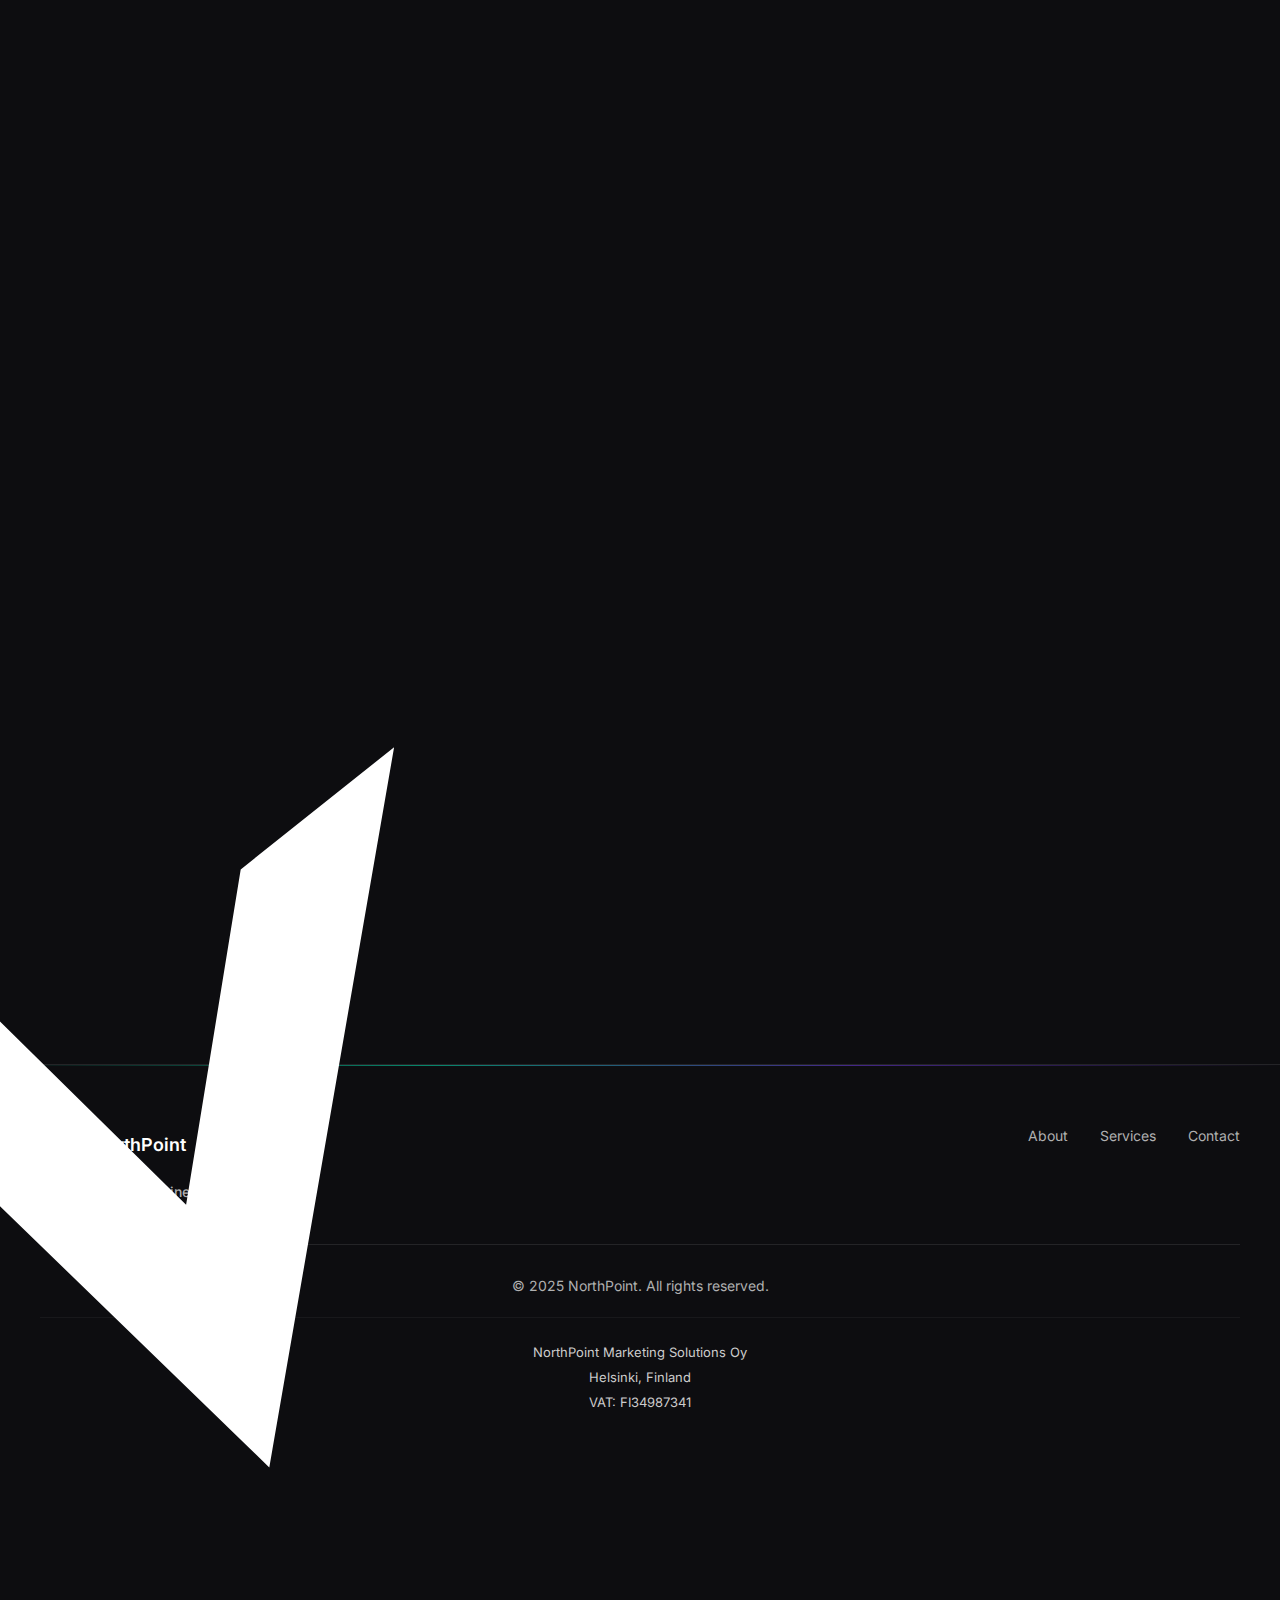
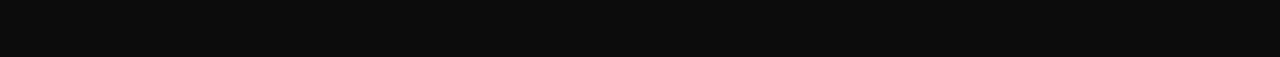
<file: product-xray.html>
<!DOCTYPE html>
<html lang="en" id="htmlLang">
<head>
    <meta charset="UTF-8">
    <meta name="viewport" content="width=device-width, initial-scale=1.0, maximum-scale=5.0, user-scalable=yes">
    <meta name="description" content="Product X-Ray: Exchange-grade user journey audit to expose friction, diagnose leaks, and surface fastest paths to higher retention and conversion. Optimize your crypto product.">
    <title>Product X-Ray — NorthPoint</title>
    <link rel="icon" type="image/png" href="img/n-black.png">
    <link rel="stylesheet" href="styles.css">
    <link rel="preconnect" href="https://fonts.googleapis.com">
    <link rel="preconnect" href="https://fonts.gstatic.com" crossorigin>
    <link href="https://fonts.googleapis.com/css2?family=Inter:wght@400;500;600;700&display=swap" rel="stylesheet">
    
    <!-- Google tag (gtag.js) -->
    <script async src="https://www.googletagmanager.com/gtag/js?id=G-XX36FJTHQE"></script>
    <script>
      window.dataLayer = window.dataLayer || [];
      function gtag(){dataLayer.push(arguments);}
      gtag('js', new Date());
      gtag('config', 'G-XX36FJTHQE');
    </script>
</head>
<body>
    <!-- Navbar / Header -->
    <nav class="navbar" id="navbar">
        <div class="nav-container">
            <div class="nav-logo">
                <a href="index.html" style="display: flex; align-items: center; gap: 12px; text-decoration: none; color: inherit;">
                    <div class="nav-compass-wrapper">
                        <div class="logo-icon">
                            <img src="img/n-white.svg" alt="NorthPoint" class="logo-svg">
                        </div>
                    </div>
                    <span class="logo-text">NorthPoint</span>
                </a>
            </div>
            <ul class="nav-menu" id="navMenu">
                <li><a href="index.html#about" data-i18n="navAbout">About</a></li>
                <li class="nav-dropdown">
                    <a href="index.html#services" class="nav-dropdown-toggle" data-i18n="navServices">Services</a>
                    <ul class="nav-dropdown-menu">
                        <li><a href="cmo-elite.html">
                            <svg class="nav-service-icon" width="20" height="20" viewBox="0 0 24 24" fill="none" xmlns="http://www.w3.org/2000/svg">
                                <path d="M12 2L2 7L12 12L22 7L12 2Z" stroke="currentColor" stroke-width="2" stroke-linecap="round" stroke-linejoin="round"/>
                                <path d="M2 17L12 22L22 17" stroke="currentColor" stroke-width="2" stroke-linecap="round" stroke-linejoin="round"/>
                                <path d="M2 12L12 17L22 12" stroke="currentColor" stroke-width="2" stroke-linecap="round" stroke-linejoin="round"/>
                            </svg>
                            <span>CMO Elite</span>
                        </a></li>
                        <li><a href="growth-engine.html">
                            <svg class="nav-service-icon" width="20" height="20" viewBox="0 0 24 24" fill="none" xmlns="http://www.w3.org/2000/svg">
                                <path d="M3 3V21H21" stroke="currentColor" stroke-width="2" stroke-linecap="round" stroke-linejoin="round"/>
                                <path d="M7 16L12 11L16 15L21 10" stroke="currentColor" stroke-width="2" stroke-linecap="round" stroke-linejoin="round"/>
                                <path d="M21 10V3H14" stroke="currentColor" stroke-width="2" stroke-linecap="round" stroke-linejoin="round"/>
                            </svg>
                            <span>Growth Engine</span>
                        </a></li>
                        <li><a href="product-xray.html" class="nav-service-active">
                            <svg class="nav-service-icon" width="20" height="20" viewBox="0 0 24 24" fill="none" xmlns="http://www.w3.org/2000/svg">
                                <path d="M1 12S5 4 12 4S23 12 23 12S19 20 12 20S1 12 1 12Z" stroke="currentColor" stroke-width="2" stroke-linecap="round" stroke-linejoin="round"/>
                                <circle cx="12" cy="12" r="3" stroke="currentColor" stroke-width="2" stroke-linecap="round" stroke-linejoin="round"/>
                            </svg>
                            <span>Product X-Ray</span>
                        </a></li>
                        <li><a href="compass.html">
                            <svg class="nav-service-icon" width="20" height="20" viewBox="0 0 24 24" fill="none" xmlns="http://www.w3.org/2000/svg">
                                <circle cx="12" cy="12" r="10" stroke="currentColor" stroke-width="2" stroke-linecap="round" stroke-linejoin="round"/>
                                <path d="M12 2V6M12 18V22M2 12H6M18 12H22" stroke="currentColor" stroke-width="2" stroke-linecap="round" stroke-linejoin="round"/>
                                <path d="M12 8L8 12L12 16L16 12L12 8Z" stroke="currentColor" stroke-width="2" stroke-linecap="round" stroke-linejoin="round"/>
                            </svg>
                            <span>Compass</span>
                        </a></li>
                    </ul>
                </li>
                <li><a href="index.html#contact" data-i18n="navContact">Contact</a></li>
            </ul>
            <div class="nav-right">
                <div class="language-selector">
                    <button class="language-toggle" id="languageToggle" aria-label="Change language">
                        <span class="language-flag">🇬🇧</span>
                        <svg width="12" height="12" viewBox="0 0 24 24" fill="none" xmlns="http://www.w3.org/2000/svg">
                            <path d="M6 9L12 15L18 9" stroke="currentColor" stroke-width="2" stroke-linecap="round" stroke-linejoin="round"/>
                        </svg>
                    </button>
                    <div class="language-menu" id="languageMenu">
                        <button class="language-option" data-lang="en">
                            <span class="language-flag">🇬🇧</span>
                            <span>English</span>
                        </button>
                        <button class="language-option" data-lang="fi">
                            <span class="language-flag">🇫🇮</span>
                            <span>Suomi</span>
                        </button>
                    </div>
                </div>
                <a href="contact-us.html" class="nav-cta" style="text-decoration: none; display: inline-block;" data-i18n="navGetInTouch">Get in Touch</a>
            </div>
            <button class="mobile-menu-toggle" id="mobileMenuToggle" aria-label="Toggle menu">
                <span></span>
                <span></span>
                <span></span>
            </button>
        </div>
        <div class="mobile-menu-overlay" id="mobileMenuOverlay"></div>
    </nav>

    <!-- Hero Section -->
    <section class="hero" id="hero">
        <div class="hero-background">
            <div class="animated-grid"></div>
            <div class="gradient-overlay"></div>
        </div>
        <div class="hero-container">
            <div class="hero-content">
                <h1 class="hero-title" data-i18n="productXRayHeroTitle">Product X-Ray</h1>
                <h2 class="hero-subtitle" data-i18n="productXRayHeroSubtitle">When customer experience must become your edge</h2>
                <p class="hero-body" data-i18n="productXRayHeroBody">We audit your user journey with exchange-grade precision to expose friction, diagnose leaks, and surface the fastest paths to higher retention and conversion.</p>
                <div class="hero-ctas">
                    <a href="contact-us.html" class="cta-primary" style="text-decoration: none; display: inline-block;" data-i18n="heroCTA1">Get in Touch</a>
                </div>
            </div>
            <div class="hero-visual">
                <div class="cmo-elite-icon">
                    <div class="cmo-elite-icon-glow"></div>
                    <svg width="120" height="120" viewBox="0 0 24 24" fill="none" xmlns="http://www.w3.org/2000/svg">
                        <path d="M1 12S5 4 12 4S23 12 23 12S19 20 12 20S1 12 1 12Z" stroke="currentColor" stroke-width="2" stroke-linecap="round" stroke-linejoin="round"/>
                        <circle cx="12" cy="12" r="3" stroke="currentColor" stroke-width="2" stroke-linecap="round" stroke-linejoin="round"/>
                    </svg>
                </div>
            </div>
        </div>
    </section>

    <!-- Service Details Section -->
    <section class="about" id="about">
        <div class="about-background-pattern"></div>
        <div class="container">
            <div class="about-header">
                <h2 class="section-title">What is Product X-Ray?</h2>
                <p class="about-intro">A complete user-journey X-ray that highlights where your product leaks users, which UX issues block conversion, and what opportunities can meaningfully increase activation, retention, and revenue. You get clarity on what's working, what's not, and exactly what to do next.</p>
            </div>
            <div class="about-grid">
                <div class="about-card">
                    <div class="about-card-glow"></div>
                    <div class="about-card-content">
                        <div class="about-card-title-wrapper">
                            <div class="about-card-icon">
                                <svg width="48" height="48" viewBox="0 0 24 24" fill="none" xmlns="http://www.w3.org/2000/svg">
                                    <path d="M1 12S5 4 12 4S23 12 23 12S19 20 12 20S1 12 1 12Z" stroke="currentColor" stroke-width="2" stroke-linecap="round" stroke-linejoin="round"/>
                                    <circle cx="12" cy="12" r="3" stroke="currentColor" stroke-width="2" stroke-linecap="round" stroke-linejoin="round"/>
                                </svg>
                            </div>
                            <h3 class="about-card-title">Product Audit</h3>
                        </div>
                        <p class="about-card-body">Comprehensive analysis of your product journey. We identify friction points, drop-off areas, and opportunities to improve user experience from signup to conversion.</p>
                    </div>
                </div>
                <div class="about-card">
                    <div class="about-card-glow"></div>
                    <div class="about-card-content">
                        <div class="about-card-title-wrapper">
                            <div class="about-card-icon">
                                <svg width="48" height="48" viewBox="0 0 24 24" fill="none" xmlns="http://www.w3.org/2000/svg">
                                    <path d="M12 2L2 7L12 12L22 7L12 2Z" stroke="currentColor" stroke-width="2" stroke-linecap="round" stroke-linejoin="round"/>
                                    <path d="M2 17L12 22L22 17" stroke="currentColor" stroke-width="2" stroke-linecap="round" stroke-linejoin="round"/>
                                    <path d="M2 12L12 17L22 12" stroke="currentColor" stroke-width="2" stroke-linecap="round" stroke-linejoin="round"/>
                                </svg>
                            </div>
                            <h3 class="about-card-title">Behavioral Analysis</h3>
                        </div>
                        <p class="about-card-body">Understand how users actually interact with your product. We use behavioral data and crypto exec insights to identify patterns that drive or hinder growth.</p>
                    </div>
                </div>
                <div class="about-card">
                    <div class="about-card-glow"></div>
                    <div class="about-card-content">
                        <div class="about-card-title-wrapper">
                            <div class="about-card-icon">
                                <svg width="48" height="48" viewBox="0 0 24 24" fill="none" xmlns="http://www.w3.org/2000/svg">
                                    <path d="M3 3V21H21" stroke="currentColor" stroke-width="2" stroke-linecap="round" stroke-linejoin="round"/>
                                    <path d="M7 16L12 11L16 15L21 10" stroke="currentColor" stroke-width="2" stroke-linecap="round" stroke-linejoin="round"/>
                                    <path d="M21 10V3H14" stroke="currentColor" stroke-width="2" stroke-linecap="round" stroke-linejoin="round"/>
                                </svg>
                            </div>
                            <h3 class="about-card-title">Optimization Roadmap</h3>
                        </div>
                        <p class="about-card-body">Actionable recommendations prioritized by impact. We provide a clear roadmap to improve retention, increase conversion, and create a superior user experience.</p>
                    </div>
                </div>
                <div class="about-card">
                    <div class="about-card-glow"></div>
                    <div class="about-card-content">
                        <div class="about-card-title-wrapper">
                            <div class="about-card-icon">
                                <svg width="48" height="48" viewBox="0 0 24 24" fill="none" xmlns="http://www.w3.org/2000/svg">
                                    <circle cx="12" cy="12" r="10" stroke="currentColor" stroke-width="2" stroke-linecap="round" stroke-linejoin="round"/>
                                    <path d="M12 2V6M12 18V22M2 12H6M18 12H22" stroke="currentColor" stroke-width="2" stroke-linecap="round" stroke-linejoin="round"/>
                                    <path d="M12 8L8 12L12 16L16 12L12 8Z" stroke="currentColor" stroke-width="2" stroke-linecap="round" stroke-linejoin="round"/>
                                </svg>
                            </div>
                            <h3 class="about-card-title">Crypto Expertise</h3>
                        </div>
                        <p class="about-card-body">Built by exchange executives who understand crypto user behavior. We know what works in crypto products because we've built and scaled them at the highest level.</p>
                    </div>
                </div>
            </div>
        </div>
    </section>

    <!-- Final CTA / Contact -->
    <section class="contact" id="contact">
        <div class="contact-background"></div>
        <div class="container">
            <div class="contact-content">
                <h2 class="contact-title" data-i18n="productXRayContactTitle">Ready to increase retention and conversion?</h2>
                <p class="contact-body" data-i18n="productXRayContactBody">Let's pinpoint what blocks users — and fix it.</p>
                <a href="contact-us.html" class="cta-primary large" style="text-decoration: none; display: inline-block;" data-i18n="contactCTA">Get in Touch</a>
                <div class="floating-compass">
                    <div class="floating-compass-glow-outer"></div>
                    <div class="floating-compass-glow-inner"></div>
                    <div class="floating-compass-ring"></div>
                    <div class="floating-compass-n">
                        <img src="img/n-white.svg" alt="N" class="compass-n-svg">
                    </div>
                </div>
            </div>
        </div>
    </section>

    <!-- Footer -->
    <footer class="footer">
        <div class="container">
            <div class="footer-content">
                <div class="footer-left">
                    <div class="footer-logo">
                        <div class="logo-icon">
                            <img src="img/n-white.svg" alt="NorthPoint" class="logo-svg">
                        </div>
                        <span class="logo-text">NorthPoint</span>
                    </div>
                    <p class="footer-tagline" data-i18n="footerTagline">Crypto Growth. Engineered.</p>
                </div>
                <div class="footer-right">
                    <div class="footer-links">
                        <a href="index.html#about" data-i18n="navAbout">About</a>
                        <a href="index.html#services" data-i18n="navServices">Services</a>
                        <a href="index.html#contact" data-i18n="navContact">Contact</a>
                    </div>
                </div>
            </div>
            <div class="footer-bottom">
                <p data-i18n="footerCopyright">&copy; 2025 NorthPoint. All rights reserved.</p>
                <div class="footer-company-details">
                    <p>NorthPoint Marketing Solutions Oy</p>
                    <p>Helsinki, Finland</p>
                    <p>VAT: FI34987341</p>
                </div>
            </div>
        </div>
    </footer>

    <script src="translations.js"></script>
    <script src="script.js"></script>
</body>
</html>
</file>
<file: styles.css>
/* ============================================
   GLOBAL STYLES & RESET
   ============================================ */

* {
    margin: 0;
    padding: 0;
    box-sizing: border-box;
}

:root {
    /* Colors */
    --primary-black: #0D0D10;
    --secondary-black: #101015;
    --accent-white: #F3F3F3;
    --text-white: #FFFFFF;
    --text-light: #EDEDED;
    --text-medium: #CCCCCC;
    --text-body: #B0B0B0;
    
    /* Gradient */
    --gradient-teal: #00FFC6;
    --gradient-magenta: #7A3FFF;
    
    /* Spacing */
    --max-width: 1280px;
    --margin: 80px;
    --section-spacing: 120px;
    --inner-padding: 40px;
    --vertical-padding: 80px;
}

html {
    scroll-behavior: smooth;
}

body {
    font-family: 'Inter', -apple-system, BlinkMacSystemFont, 'Segoe UI', sans-serif;
    background-color: var(--primary-black);
    color: var(--text-body);
    font-size: 18px;
    line-height: 1.6;
    overflow-x: hidden;
}

.container {
    max-width: var(--max-width);
    margin: 0 auto;
    padding: 0 var(--inner-padding);
}

/* ============================================
   TYPOGRAPHY
   ============================================ */

h1 {
    font-family: 'Inter', sans-serif;
    font-weight: 700;
    font-size: 72px;
    color: var(--text-white);
    line-height: 1.1;
    letter-spacing: -0.02em;
}

h2 {
    font-family: 'Inter', sans-serif;
    font-weight: 600;
    font-size: 42px;
    color: var(--text-light);
    line-height: 1.2;
    letter-spacing: -0.01em;
}

h3 {
    font-family: 'Inter', sans-serif;
    font-weight: 500;
    font-size: 28px;
    color: var(--text-medium);
    line-height: 1.3;
}

p {
    font-family: 'Inter', sans-serif;
    font-weight: 400;
    font-size: 18px;
    color: var(--text-body);
    line-height: 1.6;
}

.section-title {
    text-align: center;
    margin-bottom: 80px;
    font-size: 42px;
    font-weight: 600;
    color: var(--text-light);
}

/* ============================================
   NAVBAR
   ============================================ */

.navbar {
    position: fixed;
    top: 0;
    left: 0;
    right: 0;
    z-index: 1000;
    padding: 20px 0;
    background-color: transparent;
    -webkit-transition: all 0.3s ease;
    transition: all 0.3s ease;
    -webkit-transform: translateZ(0);
    transform: translateZ(0);
}

.navbar.scrolled {
    background-color: rgba(13, 13, 16, 0.95);
    -webkit-backdrop-filter: blur(10px);
    backdrop-filter: blur(10px);
    border-bottom: 1px solid rgba(243, 243, 243, 0.1);
}

.nav-container {
    max-width: var(--max-width);
    margin: 0 auto;
    padding: 0 var(--inner-padding);
    display: flex;
    justify-content: space-between;
    align-items: center;
    gap: 20px;
}

.nav-right {
    display: flex;
    align-items: center;
    gap: 16px;
}

.nav-logo {
    display: flex;
    align-items: center;
    gap: 12px;
}

.nav-compass-wrapper {
    position: relative;
    width: 40px;
    height: 40px;
    display: flex;
    align-items: center;
    justify-content: center;
}

.nav-compass-glow {
    display: none;
}

.nav-compass-ring {
    display: none;
}

.logo-icon {
    position: relative;
    z-index: 2;
    width: 40px;
    height: 40px;
    border-radius: 8px;
    background: linear-gradient(135deg, var(--gradient-teal), var(--gradient-magenta));
    display: flex;
    align-items: center;
    justify-content: center;
    font-weight: 700;
    font-size: 24px;
    color: var(--text-white);
}

.logo-text {
    font-weight: 600;
    font-size: 18px;
    color: var(--text-white);
}

.nav-menu {
    display: flex;
    list-style: none;
    gap: 40px;
    align-items: center;
}

.nav-menu a {
    color: var(--text-body);
    text-decoration: none;
    font-weight: 500;
    font-size: 16px;
    position: relative;
    -webkit-transition: color 0.3s ease;
    transition: color 0.3s ease;
}

.nav-menu a:hover {
    color: var(--text-white);
}

.nav-menu a::after {
    content: '';
    position: absolute;
    bottom: -4px;
    left: 0;
    width: 0;
    height: 2px;
    background: linear-gradient(90deg, var(--gradient-teal), var(--gradient-magenta));
    -webkit-transition: width 0.3s ease;
    transition: width 0.3s ease;
}

.nav-menu a:hover::after {
    width: 100%;
}

.nav-dropdown {
    position: relative;
}

.nav-dropdown-toggle::after {
    content: '▼';
    font-size: 10px;
    margin-left: 6px;
    display: inline-block;
    -webkit-transition: -webkit-transform 0.3s ease;
    transition: transform 0.3s ease;
    opacity: 1;
    visibility: visible;
}

.nav-dropdown:hover .nav-dropdown-toggle::after {
    -webkit-transform: rotate(180deg);
    transform: rotate(180deg);
}

.nav-dropdown-menu {
    position: absolute;
    top: 100%;
    left: 0;
    margin-top: 0;
    padding-top: 15px;
    min-width: 200px;
    background: rgba(13, 13, 16, 0.98);
    -webkit-backdrop-filter: blur(20px);
    backdrop-filter: blur(20px);
    border: 1px solid rgba(243, 243, 243, 0.1);
    border-radius: 8px;
    padding: 8px 0;
    list-style: none;
    opacity: 0;
    visibility: hidden;
    -webkit-transform: translateY(-10px);
    transform: translateY(-10px);
    -webkit-transition: opacity 0.2s ease, visibility 0.2s ease, -webkit-transform 0.2s ease;
    transition: opacity 0.2s ease, visibility 0.2s ease, transform 0.2s ease;
    z-index: 1000;
    box-shadow: 0 8px 32px rgba(0, 0, 0, 0.5);
    pointer-events: none;
}

.nav-dropdown-menu::before {
    content: '';
    position: absolute;
    top: 0;
    left: 0;
    right: 0;
    height: 15px;
    background: transparent;
}

.nav-dropdown:hover .nav-dropdown-menu,
.nav-dropdown-menu:hover {
    opacity: 1;
    visibility: visible;
    -webkit-transform: translateY(0);
    transform: translateY(0);
    pointer-events: auto;
}

.nav-dropdown-menu li {
    margin: 0;
}

.nav-dropdown-menu a {
    display: flex;
    align-items: center;
    gap: 16px;
    padding: 12px 20px;
    color: var(--text-body);
    text-decoration: none;
    font-weight: 500;
    font-size: 16px;
    -webkit-transition: all 0.3s ease;
    transition: all 0.3s ease;
    position: relative;
}

.nav-dropdown-menu a::after {
    display: none;
}

.nav-dropdown-menu a:hover {
    color: var(--text-white);
    background: rgba(0, 255, 198, 0.1);
    padding-left: 24px;
}

.nav-dropdown-menu a.nav-service-active {
    color: var(--text-white);
    background: rgba(0, 255, 198, 0.15);
    border-left: 3px solid var(--gradient-teal);
    padding-left: 17px;
}

.nav-dropdown-menu a.nav-service-active .nav-service-icon {
    opacity: 1;
    color: var(--gradient-teal);
    filter: drop-shadow(0 0 8px rgba(0, 255, 198, 0.6));
}

.nav-dropdown-menu a.nav-service-active::before {
    opacity: 1;
}

.nav-service-icon {
    width: 20px;
    height: 20px;
    flex-shrink: 0;
    color: var(--gradient-teal);
    opacity: 0.9;
    transition: all 0.3s ease;
    display: block;
}

.nav-dropdown-menu a:hover .nav-service-icon {
    opacity: 1;
    color: var(--gradient-teal);
    transform: scale(1.1);
}

.nav-dropdown-menu a::before {
    content: '';
    position: absolute;
    left: 0;
    top: 0;
    bottom: 0;
    width: 3px;
    background: linear-gradient(180deg, var(--gradient-teal), var(--gradient-magenta));
    opacity: 0;
    -webkit-transition: opacity 0.3s ease;
    transition: opacity 0.3s ease;
}

.nav-dropdown-menu a:hover::before {
    opacity: 1;
}

.nav-right {
    display: flex;
    align-items: center;
    gap: 16px;
}

.nav-cta {
    padding: 12px 24px;
    background: linear-gradient(135deg, var(--gradient-teal), var(--gradient-magenta));
    border: none;
    border-radius: 8px;
    color: var(--text-white);
    font-weight: 600;
    font-size: 16px;
    cursor: pointer;
    transition: transform 0.2s ease, box-shadow 0.3s ease;
    text-decoration: none;
    display: inline-block;
}

/* Language Selector */
.language-selector {
    position: relative;
}

.language-toggle {
    display: flex;
    align-items: center;
    gap: 6px;
    padding: 8px 12px;
    background: rgba(243, 243, 243, 0.05);
    border: 1px solid rgba(243, 243, 243, 0.1);
    border-radius: 6px;
    color: var(--text-body);
    font-size: 14px;
    font-weight: 500;
    cursor: pointer;
    transition: all 0.3s ease;
}

.language-flag {
    font-size: 18px;
    line-height: 1;
    display: inline-block;
}

.language-toggle:hover {
    background: rgba(243, 243, 243, 0.1);
    border-color: rgba(243, 243, 243, 0.2);
    color: var(--text-white);
}

.language-toggle svg {
    transition: transform 0.3s ease;
}

.language-selector.active .language-toggle svg {
    transform: rotate(180deg);
}

.language-menu {
    position: absolute;
    top: calc(100% + 8px);
    right: 0;
    background: rgba(13, 13, 16, 0.98);
    backdrop-filter: blur(20px);
    border: 1px solid rgba(243, 243, 243, 0.1);
    border-radius: 8px;
    padding: 8px;
    min-width: 120px;
    opacity: 0;
    visibility: hidden;
    transform: translateY(-10px);
    transition: all 0.3s ease;
    z-index: 1001;
}

.language-selector.active .language-menu {
    opacity: 1;
    visibility: visible;
    transform: translateY(0);
}

.language-option {
    display: flex;
    align-items: center;
    gap: 10px;
    width: 100%;
    padding: 10px 16px;
    background: transparent;
    border: none;
    color: var(--text-body);
    font-size: 14px;
    text-align: left;
    cursor: pointer;
    border-radius: 6px;
    transition: all 0.3s ease;
}

.language-option .language-flag {
    font-size: 18px;
    line-height: 1;
    flex-shrink: 0;
}

.language-option:hover {
    background: rgba(243, 243, 243, 0.05);
    color: var(--text-white);
}

.language-option.active {
    background: rgba(0, 255, 198, 0.1);
    color: var(--gradient-teal);
}

.nav-cta:hover {
    transform: translateY(-2px);
    box-shadow: 0 8px 24px rgba(0, 255, 198, 0.3);
}

/* Mobile Menu Toggle Button */
.mobile-menu-toggle {
    display: none;
    flex-direction: column;
    justify-content: center;
    align-items: center;
    width: 48px;
    height: 48px;
    background: rgba(243, 243, 243, 0.1);
    border: 1px solid rgba(243, 243, 243, 0.2);
    border-radius: 8px;
    cursor: pointer;
    padding: 12px;
    z-index: 1001;
    position: relative;
    transition: all 0.3s ease;
    gap: 5px;
}

.mobile-menu-toggle:hover {
    background: rgba(243, 243, 243, 0.15);
    border-color: rgba(0, 255, 198, 0.4);
    transform: scale(1.05);
}

.mobile-menu-toggle:active {
    transform: scale(0.95);
}

.mobile-menu-toggle span {
    width: 24px;
    height: 3px;
    background: var(--text-white);
    border-radius: 3px;
    transition: all 0.3s ease;
    transform-origin: center;
    display: block;
    box-shadow: 0 0 4px rgba(0, 255, 198, 0.3);
}

.mobile-menu-toggle:hover span {
    background: var(--gradient-teal);
    box-shadow: 0 0 8px rgba(0, 255, 198, 0.5);
}

.mobile-menu-toggle.active {
    background: rgba(0, 255, 198, 0.1);
    border-color: var(--gradient-teal);
}

.mobile-menu-toggle.active span {
    background: var(--gradient-teal);
    box-shadow: 0 0 8px rgba(0, 255, 198, 0.6);
}

.mobile-menu-toggle.active span:nth-child(1) {
    transform: rotate(45deg) translate(6px, 6px);
}

.mobile-menu-toggle.active span:nth-child(2) {
    opacity: 0;
    transform: translateX(-10px);
}

.mobile-menu-toggle.active span:nth-child(3) {
    transform: rotate(-45deg) translate(6px, -6px);
}

/* Mobile Menu Overlay */
.mobile-menu-overlay {
    display: none;
    position: fixed;
    top: 0;
    left: 0;
    right: 0;
    bottom: 0;
    background: rgba(0, 0, 0, 0.7);
    z-index: 999;
    opacity: 0;
    transition: opacity 0.3s ease;
    pointer-events: none;
}

.mobile-menu-overlay.active {
    display: block;
    opacity: 1;
    pointer-events: auto;
}

/* ============================================
   HERO SECTION
   ============================================ */

.hero {
    position: relative;
    min-height: 100vh;
    display: flex;
    align-items: center;
    justify-content: center;
    overflow: hidden;
    padding-top: 80px;
}

.hero-background {
    position: absolute;
    top: 0;
    left: 0;
    right: 0;
    bottom: 0;
    z-index: 0;
}

.animated-grid {
    position: absolute;
    top: 0;
    left: 0;
    right: 0;
    bottom: 0;
    background-image: 
        linear-gradient(rgba(0, 255, 198, 0.1) 1px, transparent 1px),
        linear-gradient(90deg, rgba(0, 255, 198, 0.1) 1px, transparent 1px);
    background-size: 50px 50px;
    animation: gridMove 20s linear infinite;
    opacity: 0.3;
}

@keyframes gridMove {
    0% { transform: translate(0, 0); }
    100% { transform: translate(50px, 50px); }
}

.gradient-overlay {
    position: absolute;
    top: 0;
    left: 0;
    right: 0;
    bottom: 0;
    background: radial-gradient(circle at 30% 50%, rgba(0, 255, 198, 0.15) 0%, transparent 50%),
                radial-gradient(circle at 70% 50%, rgba(122, 63, 255, 0.15) 0%, transparent 50%);
}

.hero-container {
    position: relative;
    z-index: 1;
    max-width: var(--max-width);
    margin: 0 auto;
    padding: 0 var(--inner-padding);
    display: grid;
    grid-template-columns: 1fr 1fr;
    gap: 80px;
    align-items: center;
}

/* CMO Elite Icon Animation */
.cmo-elite-icon {
    position: relative;
    width: 200px;
    height: 200px;
    display: flex;
    align-items: center;
    justify-content: center;
    color: var(--gradient-teal);
    animation: floatIcon 3s ease-in-out infinite;
}

.cmo-elite-icon-glow {
    position: absolute;
    inset: -20px;
    background: radial-gradient(circle, rgba(0, 255, 198, 0.3) 0%, transparent 70%);
    border-radius: 50%;
    animation: pulseGlow 2s ease-in-out infinite;
    filter: blur(20px);
}

.cmo-elite-icon svg {
    width: 120px;
    height: 120px;
    stroke: currentColor;
    filter: drop-shadow(0 0 20px rgba(0, 255, 198, 0.5));
    position: relative;
    z-index: 1;
    animation: rotateIcon 20s linear infinite;
}

@keyframes floatIcon {
    0%, 100% {
        transform: translateY(0px);
    }
    50% {
        transform: translateY(-20px);
    }
}

@keyframes pulseGlow {
    0%, 100% {
        opacity: 0.5;
        transform: scale(1);
    }
    50% {
        opacity: 0.8;
        transform: scale(1.1);
    }
}

@keyframes rotateIcon {
    0% {
        transform: rotate(0deg);
    }
    100% {
        transform: rotate(360deg);
    }
}

.hero-content {
    animation: fadeUp 0.8s ease-out;
}

@keyframes fadeUp {
    from {
        opacity: 0;
        transform: translateY(30px);
    }
    to {
        opacity: 1;
        transform: translateY(0);
    }
}

.hero-title {
    font-size: 72px;
    margin-bottom: 24px;
    background: linear-gradient(135deg, var(--text-white), var(--text-light));
    -webkit-background-clip: text;
    -webkit-text-fill-color: transparent;
    background-clip: text;
}

.hero-subtitle {
    font-size: 32px;
    margin-bottom: 24px;
    color: var(--text-light);
}

.hero-body {
    font-size: 18px;
    margin-bottom: 40px;
    color: var(--text-body);
    /* max-width: 600px;*/
}

.hero-ctas {
    display: flex;
    gap: 20px;
    flex-wrap: wrap;
}

.cta-primary {
    padding: 16px 32px;
    background: linear-gradient(135deg, var(--gradient-teal), var(--gradient-magenta));
    border: none;
    border-radius: 8px;
    color: var(--text-white);
    font-weight: 600;
    font-size: 16px;
    cursor: pointer;
    transition: transform 0.2s ease, box-shadow 0.3s ease;
    position: relative;
    overflow: hidden;
}

.cta-primary:hover {
    transform: translateY(-2px);
    box-shadow: 0 8px 24px rgba(0, 255, 198, 0.4);
}

.cta-primary.large {
    padding: 20px 40px;
    font-size: 18px;
}

.cta-primary,
.cta-secondary,
.nav-cta {
    position: relative;
    overflow: hidden;
}

.ripple {
    position: absolute;
    border-radius: 50%;
    background: rgba(255, 255, 255, 0.3);
    transform: scale(0);
    animation: ripple-animation 0.6s ease-out;
    pointer-events: none;
}

@keyframes ripple-animation {
    to {
        transform: scale(4);
        opacity: 0;
    }
}

.cta-secondary {
    padding: 16px 32px;
    background: transparent;
    border: 2px solid var(--text-medium);
    border-radius: 8px;
    color: var(--text-white);
    font-weight: 600;
    font-size: 16px;
    cursor: pointer;
    transition: all 0.3s ease;
}

.cta-secondary:hover {
    border-color: var(--gradient-teal);
    color: var(--gradient-teal);
    transform: translateY(-2px);
}

.hero-visual {
    display: flex;
    align-items: center;
    justify-content: center;
    position: relative;
}

.compass-container {
    position: relative;
    width: 280px;
    height: 280px;
    max-width: 100%;
    aspect-ratio: 1;
    display: flex;
    align-items: center;
    justify-content: center;
    animation: compassRotate 30s linear infinite;
    will-change: transform;
}

.compass-glow-bg {
    position: absolute;
    inset: 0;
    background: linear-gradient(135deg, var(--gradient-teal), var(--gradient-magenta));
    border-radius: 50%;
    filter: blur(48px);
    opacity: 0.3;
    animation: compassGlowPulse 4s ease-in-out infinite;
    will-change: transform, opacity;
}

@keyframes compassGlowPulse {
    0%, 100% { transform: scale(1); opacity: 0.3; }
    50% { transform: scale(1.05); opacity: 0.4; }
}

.compass-rings-wrapper {
    position: relative;
    width: 100%;
    height: 100%;
    display: flex;
    align-items: center;
    justify-content: center;
}

@keyframes compassRotate {
    from { 
        transform: rotate(0deg);
    }
    to { 
        transform: rotate(360deg);
    }
}

.compass-ring-outer {
    position: absolute;
    inset: 32px;
    border: 2px solid rgba(255, 255, 255, 0.2);
    border-radius: 50%;
    transition: opacity 0.3s ease;
}

.compass-ring-inner {
    position: absolute;
    inset: 64px;
    border: 1px solid rgba(255, 255, 255, 0.1);
    border-radius: 50%;
    transition: opacity 0.3s ease;
}

.compass-center-wrapper {
    position: absolute;
    inset: 0;
    display: flex;
    align-items: center;
    justify-content: center;
}

.compass-center {
    position: relative;
    width: 160px;
    height: 160px;
    border-radius: 50%;
    background: linear-gradient(135deg, rgba(0, 255, 198, 0.1), rgba(122, 63, 255, 0.1));
    backdrop-filter: blur(12px);
    -webkit-backdrop-filter: blur(12px);
    display: flex;
    align-items: center;
    justify-content: center;
    box-shadow: 0 20px 60px rgba(0, 0, 0, 0.5);
    border: 1px solid rgba(255, 255, 255, 0.2);
}

.compass-center-glow {
    position: absolute;
    inset: 0;
    border-radius: 50%;
    background: linear-gradient(135deg, rgba(0, 255, 198, 0.05), rgba(122, 63, 255, 0.05));
    filter: blur(16px);
}

.compass-n {
    position: relative;
    z-index: 10;
    font-size: 96px;
    font-weight: 700;
    color: var(--text-white);
    filter: drop-shadow(0 0 20px rgba(0, 255, 198, 0.3));
}

.compass-center-shine {
    position: absolute;
    inset: 16px;
    border-radius: 50%;
    background: linear-gradient(135deg, transparent, rgba(255, 255, 255, 0.05), transparent);
}

.compass-indicator {
    position: absolute;
    background: linear-gradient(180deg, var(--gradient-teal), transparent);
}

.compass-indicator-top {
    top: 0;
    left: 50%;
    transform: translateX(-50%);
    width: 2px;
    height: 32px;
    background: linear-gradient(180deg, var(--gradient-teal), transparent);
}

.compass-indicator-bottom {
    bottom: 0;
    left: 50%;
    transform: translateX(-50%);
    width: 2px;
    height: 32px;
    background: linear-gradient(0deg, var(--gradient-magenta), transparent);
}

.compass-indicator-left {
    left: 0;
    top: 50%;
    transform: translateY(-50%);
    width: 32px;
    height: 2px;
    background: linear-gradient(90deg, var(--gradient-teal), transparent);
}

.compass-indicator-right {
    right: 0;
    top: 50%;
    transform: translateY(-50%);
    width: 32px;
    height: 2px;
    background: linear-gradient(270deg, var(--gradient-magenta), transparent);
}

/* ============================================
   ABOUT SECTION
   ============================================ */

.about {
    padding: var(--section-spacing) 0;
    background-color: var(--secondary-black);
    position: relative;
    overflow: hidden;
}

.about-background-pattern {
    position: absolute;
    top: 0;
    left: 0;
    right: 0;
    bottom: 0;
    background-image: 
        radial-gradient(circle at 20% 30%, rgba(0, 255, 198, 0.05) 0%, transparent 50%),
        radial-gradient(circle at 80% 70%, rgba(122, 63, 255, 0.05) 0%, transparent 50%);
    pointer-events: none;
}

.about-header {
    text-align: center;
    margin-bottom: 80px;
    position: relative;
    z-index: 1;
}

.about-intro {
    font-size: 18px;
    color: var(--text-body);
    margin-top: 24px;
    max-width: 800px;
    margin-left: auto;
    margin-right: auto;
    line-height: 1.7;
}

.about-grid {
    display: grid;
    grid-template-columns: repeat(2, 1fr);
    gap: 32px;
    position: relative;
    z-index: 1;
}

.about-card {
    position: relative;
    padding: 0;
    background: rgba(243, 243, 243, 0.02);
    border-radius: 20px;
    border: 1px solid rgba(243, 243, 243, 0.08);
    overflow: hidden;
    transition: all 0.4s cubic-bezier(0.4, 0, 0.2, 1);
    opacity: 0;
    transform: translateY(30px);
}

.about-card.visible {
    opacity: 1;
    transform: translateY(0);
}

.about-card:nth-child(1) { transition-delay: 0.1s; }
.about-card:nth-child(2) { transition-delay: 0.2s; }
.about-card:nth-child(3) { transition-delay: 0.3s; }
.about-card:nth-child(4) { transition-delay: 0.4s; }

.about-card-glow {
    position: absolute;
    top: -50%;
    left: -50%;
    width: 200%;
    height: 200%;
    background: radial-gradient(circle, rgba(0, 255, 198, 0.1) 0%, transparent 70%);
    opacity: 0;
    transition: opacity 0.4s ease;
    pointer-events: none;
}

/* Hover effects for all devices */
.about-card:hover {
    transform: translateY(-8px);
    border-color: rgba(0, 255, 198, 0.2);
    box-shadow: 0 20px 60px rgba(0, 255, 198, 0.15);
}

.about-card:hover .about-card-glow {
    opacity: 1;
}

/* Active/touch state for mobile devices */
.about-card:active,
.about-card.touching {
    transform: translateY(-4px);
    border-color: rgba(0, 255, 198, 0.3);
    box-shadow: 0 15px 45px rgba(0, 255, 198, 0.2);
}

.about-card:active .about-card-glow,
.about-card.touching .about-card-glow {
    opacity: 1;
}

.about-card-content {
    padding: 40px;
    position: relative;
    z-index: 1;
}

.about-card-title-wrapper {
    display: flex;
    align-items: center;
    gap: 16px;
    margin-bottom: 20px;
}

.about-card-icon {
    width: 56px;
    height: 56px;
    display: flex;
    align-items: center;
    justify-content: center;
    background: linear-gradient(135deg, rgba(0, 255, 198, 0.1), rgba(122, 63, 255, 0.1));
    border-radius: 16px;
    border: 1px solid rgba(0, 255, 198, 0.2);
    color: var(--gradient-teal);
    transition: all 0.4s cubic-bezier(0.4, 0, 0.2, 1);
    position: relative;
    overflow: hidden;
    flex-shrink: 0;
}

.about-card-icon::before {
    content: '';
    position: absolute;
    top: 0;
    left: -100%;
    width: 100%;
    height: 100%;
    background: linear-gradient(90deg, transparent, rgba(255, 255, 255, 0.1), transparent);
    transition: left 0.5s ease;
}

.about-card:hover .about-card-icon::before {
    left: 100%;
}

.about-card:active .about-card-icon::before {
    left: 100%;
}

.about-card-icon svg {
    width: 28px;
    height: 28px;
    stroke: currentColor;
    position: relative;
    z-index: 1;
    transition: all 0.4s ease;
}

/* Hover effects for icon */
.about-card:hover .about-card-icon {
    transform: scale(1.1) rotate(5deg);
    background: linear-gradient(135deg, rgba(0, 255, 198, 0.2), rgba(122, 63, 255, 0.2));
    border-color: var(--gradient-teal);
    box-shadow: 0 8px 24px rgba(0, 255, 198, 0.3);
}

.about-card:hover .about-card-icon svg {
    transform: scale(1.1);
}

.about-card:hover .about-card-title {
    color: var(--text-white);
}

.about-card:hover .about-card-body {
    color: var(--text-medium);
}

/* Active/touch state for icon on mobile */
.about-card:active .about-card-icon,
.about-card.touching .about-card-icon {
    transform: scale(1.05) rotate(3deg);
    background: linear-gradient(135deg, rgba(0, 255, 198, 0.15), rgba(122, 63, 255, 0.15));
    border-color: var(--gradient-teal);
    box-shadow: 0 6px 20px rgba(0, 255, 198, 0.25);
}

.about-card:active .about-card-icon svg,
.about-card.touching .about-card-icon svg {
    transform: scale(1.05);
}

.about-card:active .about-card-title,
.about-card.touching .about-card-title {
    color: var(--text-white);
}

.about-card:active .about-card-body,
.about-card.touching .about-card-body {
    color: var(--text-medium);
}

.about-card:active .about-card-icon::before,
.about-card.touching .about-card-icon::before {
    left: 100%;
}

.about-card-title {
    font-size: 26px;
    color: var(--text-light);
    margin: 0;
    font-weight: 600;
    line-height: 1.3;
    transition: color 0.3s ease;
    flex: 1;
}

.about-card-body {
    font-size: 16px;
    color: var(--text-body);
    line-height: 1.7;
    transition: color 0.3s ease;
}

/* ============================================
   SERVICES SECTION
   ============================================ */

.services {
    padding: var(--section-spacing) 0;
    background-color: var(--primary-black);
}

.services-intro {
    font-size: 18px;
    color: var(--text-body);
    text-align: center;
    margin-bottom: 40px;
}

.services-grid {
    display: grid;
    grid-template-columns: repeat(2, 1fr);
    gap: 40px;
}

.service-card {
    padding: 40px;
    background: rgba(243, 243, 243, 0.03);
    border-radius: 16px;
    border: 1px solid rgba(243, 243, 243, 0.1);
    backdrop-filter: blur(10px);
    transition: all 0.3s ease;
    position: relative;
    overflow: hidden;
}

.service-icon {
    width: 64px;
    height: 64px;
    min-width: 64px;
    min-height: 64px;
    display: flex;
    align-items: center;
    justify-content: center;
    color: var(--gradient-teal);
    transition: all 0.4s cubic-bezier(0.4, 0, 0.2, 1);
    flex-shrink: 0;
    background: linear-gradient(135deg, rgba(0, 255, 198, 0.15), rgba(122, 63, 255, 0.15));
    border-radius: 14px;
    border: 2px solid rgba(0, 255, 198, 0.3);
    position: relative;
    overflow: hidden;
    box-shadow: 0 4px 16px rgba(0, 255, 198, 0.15);
}

.service-icon::before {
    content: '';
    position: absolute;
    inset: 0;
    background: linear-gradient(135deg, rgba(0, 255, 198, 0.2), rgba(122, 63, 255, 0.2));
    opacity: 0;
    transition: opacity 0.4s ease;
    border-radius: 12px;
}

.service-icon svg {
    width: 32px;
    height: 32px;
    stroke: currentColor;
    stroke-width: 2;
    position: relative;
    z-index: 1;
    filter: drop-shadow(0 0 10px rgba(0, 255, 198, 0.4));
    transition: all 0.4s ease;
}

.service-card:hover .service-icon {
    color: var(--gradient-teal);
    transform: scale(1.08) translateY(-3px);
    border-color: var(--gradient-teal);
    box-shadow: 0 12px 32px rgba(0, 255, 198, 0.4);
    background: linear-gradient(135deg, rgba(0, 255, 198, 0.25), rgba(122, 63, 255, 0.25));
}

.service-card:hover .service-icon::before {
    opacity: 1;
}

.service-card:hover .service-icon svg {
    filter: drop-shadow(0 0 12px rgba(0, 255, 198, 0.5));
    transform: scale(1.1);
}

.service-title-wrapper {
    display: flex !important;
    align-items: center !important;
    gap: 24px !important;
    margin-bottom: 20px;
}

.service-card::before {
    content: '';
    position: absolute;
    top: 0;
    left: 0;
    right: 0;
    height: 2px;
    background: linear-gradient(90deg, var(--gradient-teal), var(--gradient-magenta));
    opacity: 0;
    transition: opacity 0.3s ease;
}

.service-card:hover {
    transform: translateY(-4px);
    border-color: rgba(0, 255, 198, 0.3);
    box-shadow: 0 12px 40px rgba(0, 255, 198, 0.1);
}

.service-card:hover::before {
    opacity: 1;
}

.service-tagline {
    font-size: 14px;
    color: var(--gradient-teal);
    margin-bottom: 16px;
    font-weight: 500;
}

.service-title {
    font-size: 28px;
    color: var(--text-light);
    margin: 0;
    font-weight: 600;
    line-height: 1.2;
    transition: all 0.3s ease;
    letter-spacing: -0.01em;
}

.service-card:hover .service-title {
    color: var(--text-white);
    transform: translateX(2px);
}

.service-body {
    font-size: 16px;
    color: var(--text-body);
    margin-bottom: 24px;
    line-height: 1.6;
}

.service-cta {
    color: var(--text-white);
    text-decoration: none;
    font-weight: 600;
    font-size: 16px;
    transition: color 0.3s ease;
    display: inline-block;
}

.service-cta:hover {
    color: var(--gradient-teal);
}

/* ============================================
   CONTACT SECTION
   ============================================ */

.contact {
    position: relative;
    padding: var(--section-spacing) 0;
    background-color: var(--primary-black);
    overflow: hidden;
}

.contact-background {
    position: absolute;
    top: 0;
    left: 0;
    right: 0;
    bottom: 0;
    background: linear-gradient(135deg, rgba(0, 255, 198, 0.1), rgba(122, 63, 255, 0.1));
    z-index: 0;
}

.contact-content {
    position: relative;
    z-index: 1;
    text-align: center;
    max-width: 800px;
    margin: 0 auto;
}

.floating-compass {
    position: relative;
    width: 120px;
    height: 120px;
    margin: 80px auto 0; /* Increased from 40px to 80px for more space */
    display: flex;
    align-items: center;
    justify-content: center;
    pointer-events: none;
    animation: smoothBounce 3s ease-in-out infinite;
}

@keyframes smoothBounce {
    0%, 100% { 
        transform: translateY(0);
    }
    50% { 
        transform: translateY(-20px);
    }
}

.floating-compass-glow-outer {
    position: absolute;
    width: 100%;
    height: 100%;
    border-radius: 50%;
    background: radial-gradient(
        circle,
        rgba(0, 255, 198, 0.25) 0%,
        rgba(122, 63, 255, 0.2) 30%,
        rgba(0, 255, 198, 0.15) 60%,
        transparent 80%
    );
    animation: floatingGlowPulse 4s ease-in-out infinite;
    filter: blur(15px);
}

.floating-compass-glow-inner {
    position: absolute;
    width: 60%;
    height: 60%;
    border-radius: 50%;
    background: radial-gradient(
        circle,
        rgba(0, 255, 198, 0.4) 0%,
        rgba(122, 63, 255, 0.3) 50%,
        transparent 70%
    );
    animation: floatingGlowPulse 3s ease-in-out infinite reverse;
    filter: blur(10px);
}

@keyframes floatingGlowPulse {
    0%, 100% { 
        transform: scale(1); 
        opacity: 0.6; 
    }
    50% { 
        transform: scale(1.2); 
        opacity: 0.9; 
    }
}

.floating-compass-ring {
    position: absolute;
    width: 80px;
    height: 80px;
    border-radius: 50%;
    border: 2px solid transparent;
    background: 
        linear-gradient(var(--primary-black), var(--primary-black)) padding-box,
        conic-gradient(from 0deg, var(--gradient-teal), var(--gradient-magenta), var(--gradient-teal)) border-box;
    animation: floatingRingRotate 20s linear infinite;
    opacity: 0.6;
}

@keyframes floatingRingRotate {
    from { transform: rotate(0deg); }
    to { transform: rotate(360deg); }
}

.floating-compass-n {
    position: relative;
    z-index: 2;
    font-size: 54px;
    font-weight: 700;
    color: var(--text-white);
    text-shadow: 0 0 15px rgba(0, 255, 198, 0.5), 0 0 30px rgba(122, 63, 255, 0.3);
}

.contact-title {
    font-size: 42px;
    color: var(--text-light);
    margin-bottom: 24px;
}

.contact-body {
    font-size: 18px;
    color: var(--text-body);
    margin-bottom: 40px;
}

.contact-company-info {
    background: rgba(243, 243, 243, 0.03);
    border: 1px solid rgba(243, 243, 243, 0.08);
    border-radius: 12px;
    padding: 24px;
    margin-bottom: 40px;
    text-align: center;
}

.contact-company-info p {
    font-size: 15px;
    color: var(--text-medium);
    margin: 8px 0;
    line-height: 1.6;
}

.contact-company-info p strong {
    color: var(--text-light);
    font-weight: 600;
}

/* Contact Form Styles */
.contact-form {
    max-width: 600px;
    margin: 0 auto;
    width: 100%;
}

.form-group {
    margin-bottom: 24px;
}

.form-group label {
    display: block;
    font-size: 16px;
    font-weight: 500;
    color: var(--text-light);
    margin-bottom: 8px;
}

.form-group input,
.form-group textarea {
    width: 100%;
    padding: 16px;
    background: rgba(243, 243, 243, 0.05);
    border: 1px solid rgba(243, 243, 243, 0.2);
    border-radius: 8px;
    color: var(--text-white);
    font-size: 16px;
    font-family: 'Inter', sans-serif;
    transition: all 0.3s ease;
    box-sizing: border-box;
}

.form-group input:focus,
.form-group textarea:focus {
    outline: none;
    border-color: var(--gradient-teal);
    background: rgba(243, 243, 243, 0.08);
    box-shadow: 0 0 0 3px rgba(0, 255, 198, 0.1);
}

.form-group input::placeholder,
.form-group textarea::placeholder {
    color: var(--text-body);
    opacity: 0.6;
}

.form-group textarea {
    resize: vertical;
    min-height: 120px;
}

.contact-form .cta-primary {
    width: 100%;
    margin-top: 8px;
}

/* Contact Success Message */
.contact-success-message {
    max-width: 600px;
    margin: 60px auto 0;
    text-align: center;
    animation: fadeUp 0.5s ease-out;
}

.success-title {
    font-size: 42px;
    font-weight: 700;
    color: var(--text-white);
    margin-bottom: 16px;
    background: linear-gradient(135deg, var(--gradient-teal), var(--gradient-magenta));
    -webkit-background-clip: text;
    -webkit-text-fill-color: transparent;
    background-clip: text;
}

.success-text {
    font-size: 18px;
    color: var(--text-body);
    line-height: 1.6;
}

@keyframes fadeUp {
    from {
        opacity: 0;
        transform: translateY(20px);
    }
    to {
        opacity: 1;
        transform: translateY(0);
    }
}

/* Contact Form Mobile Styles */
@media (max-width: 768px) {
    .contact {
        padding-top: 100px; /* More space at top on mobile/tablet */
    }
    
    .contact-form {
        max-width: 100%;
        padding: 0 20px;
    }
    
    .form-group {
        margin-bottom: 20px;
    }
    
    .form-group label {
        font-size: 15px;
    }
    
    .form-group input,
    .form-group textarea {
        padding: 14px;
        font-size: 16px;
    }
    
    .contact-title {
        font-size: 32px;
    }
    
    .contact-body {
        font-size: 16px;
        margin-bottom: 32px;
    }
    
    .contact-company-info {
        padding: 20px;
        margin-bottom: 32px;
    }
    
    .contact-company-info p {
        font-size: 14px;
    }
    
    .contact-success-message {
        margin: 40px auto 0;
        padding: 0 20px;
    }
    
    .success-title {
        font-size: 32px;
    }
    
    .success-text {
        font-size: 16px;
    }
}

/* ============================================
   FOOTER
   ============================================ */

.footer {
    background-color: var(--primary-black);
    border-top: 1px solid rgba(243, 243, 243, 0.1);
    padding: 60px 0 30px;
    position: relative;
}

.footer::before {
    content: '';
    position: absolute;
    top: 0;
    left: 0;
    right: 0;
    height: 1px;
    background: linear-gradient(90deg, transparent, var(--gradient-teal), var(--gradient-magenta), transparent);
    opacity: 0.5;
}

.footer-content {
    display: flex;
    justify-content: space-between;
    align-items: flex-start;
    margin-bottom: 40px;
}

.footer-left {
    display: flex;
    flex-direction: column;
    gap: 16px;
}

.footer-logo {
    display: flex;
    align-items: center;
    gap: 12px;
}

.footer-tagline {
    font-size: 14px;
    color: var(--text-body);
    font-weight: 500;
}

.footer-right {
    display: flex;
    flex-direction: column;
    gap: 24px;
    align-items: flex-end;
}

.footer-links {
    display: flex;
    gap: 32px;
}

.footer-links a {
    color: var(--text-body);
    text-decoration: none;
    font-size: 14px;
    transition: color 0.3s ease;
}

.footer-links a:hover {
    color: var(--text-white);
}

.footer-social {
    display: flex;
    gap: 20px;
}

.social-icon {
    color: var(--text-body);
    text-decoration: none;
    font-size: 14px;
    transition: color 0.3s ease;
}

.social-icon:hover {
    color: var(--gradient-teal);
}

.footer-bottom {
    text-align: center;
    padding-top: 30px;
    border-top: 1px solid rgba(243, 243, 243, 0.1);
}

.footer-bottom p {
    font-size: 14px;
    color: var(--text-body);
}

.footer-company-details {
    margin-top: 20px;
    padding-top: 20px;
    border-top: 1px solid rgba(243, 243, 243, 0.05);
}

.footer-company-details p {
    font-size: 13px;
    color: var(--text-medium);
    margin: 4px 0;
    line-height: 1.6;
}

/* ============================================
   RESPONSIVE DESIGN
   ============================================ */

@media (max-width: 1024px) {
    .hero {
        padding-top: 100px;
    }
    
    .hero-container {
        grid-template-columns: 1fr;
        text-align: center;
        gap: 70px;
    }
    
    .cmo-elite-icon {
        width: 160px;
        height: 160px;
        margin: 0 auto;
    }
    
    .cmo-elite-icon svg {
        width: 100px;
        height: 100px;
    }
    
    .hero-content {
        display: flex;
        flex-direction: column;
        align-items: center;
        gap: 28px;
    }
    
    .hero-title {
        font-size: 56px;
        margin-bottom: 28px;
    }
    
    .hero-subtitle {
        font-size: 26px;
        margin-bottom: 16px;
    }
    
    .hero-body {
        text-align: center;
        margin-left: auto;
        margin-right: auto;
        margin-bottom: 44px;
    }
    
    .hero-ctas {
        justify-content: center;
        align-items: center;
        margin: 0 auto;
        margin-top: 8px;
    }
    
    .hero-visual {
        margin-top: 30px;
    }
    
    .about-grid {
        grid-template-columns: 1fr;
        gap: 24px;
    }
    
    .services-grid {
        grid-template-columns: 1fr;
    }
    
    .nav-menu {
        gap: 30px;
    }
}

/* Tablet specific styles */
@media (max-width: 968px) and (min-width: 769px) {
    .nav-menu {
        gap: 24px;
    }
    
    .nav-cta {
        padding: 10px 20px;
        font-size: 14px;
    }
    
    .hero-container {
        gap: 60px;
    }
    
    .hero-content {
        display: flex;
        flex-direction: column;
        align-items: center;
        gap: 26px;
    }
    
    .hero-title {
        font-size: 48px;
        margin-bottom: 26px;
    }
    
    .hero-subtitle {
        font-size: 24px;
        margin-bottom: 14px;
    }
    
    .hero-body {
        text-align: center;
        margin-left: auto;
        margin-right: auto;
        margin-bottom: 42px;
    }
    
    .hero-ctas {
        justify-content: center;
        align-items: center;
        margin: 0 auto;
        margin-top: 8px;
    }
    
    .hero-visual {
        margin-top: 25px;
    }
    
    .compass-container {
        width: 240px;
        height: 240px;
    }
}

@media (max-width: 768px) {
    /* Typography */
    h1 {
        font-size: 42px;
    }
    
    h2 {
        font-size: 28px;
    }
    
    .section-title {
        font-size: 28px;
        margin-bottom: 40px;
    }
    
    p {
        font-size: 16px;
    }
    
    /* Navbar Mobile */
    .nav-container {
        padding: 0 20px;
    }
    
    .nav-cta {
        display: none !important;
    }
    
    .mobile-menu-toggle {
        display: flex;
        width: 48px;
        height: 48px;
        min-width: 48px; /* Better touch target */
        min-height: 48px;
        align-items: center;
        justify-content: center;
        padding: 12px;
    }
    
    .mobile-menu-toggle span {
        width: 24px;
        height: 3px;
    }
    
    .nav-menu {
        position: fixed;
        top: 0;
        right: -100%;
        width: 280px;
        height: 100vh;
        background: rgba(13, 13, 16, 0.98);
        backdrop-filter: blur(20px);
        flex-direction: column;
        align-items: flex-start;
        padding: 80px 30px 30px;
        gap: 0;
        transition: right 0.3s ease;
        z-index: 1000;
        overflow-y: auto;
        box-shadow: -4px 0 20px rgba(0, 0, 0, 0.5);
    }
    
    .nav-menu.active {
        right: 0;
    }
    
    .nav-menu li {
        width: 100%;
        margin-bottom: 0;
    }
    
    .nav-menu a {
        display: flex;
        align-items: center;
        padding: 18px 0;
        font-size: 18px;
        border-bottom: 1px solid rgba(243, 243, 243, 0.1);
        min-height: 44px; /* Better touch target */
    }
    
    .nav-menu a::after {
        display: none;
    }
    
    .nav-dropdown {
        width: 100%;
    }
    
    .nav-dropdown-toggle {
        width: 100%;
        position: relative;
        pointer-events: auto;
    }
    
    .nav-dropdown {
        position: relative;
    }
    
    .nav-dropdown-toggle::after {
        display: none;
    }
    
    .nav-dropdown-menu {
        position: static;
        opacity: 1;
        visibility: visible;
        transform: none;
        background: transparent;
        border: none;
        box-shadow: none;
        padding: 0;
        margin: 0;
        margin-top: 12px;
        margin-left: 24px;
        min-width: auto;
        display: block !important;
        list-style: none;
        pointer-events: auto;
    }
    
    .nav-dropdown-menu li {
        margin-bottom: 4px;
        pointer-events: auto;
    }
    
    .nav-dropdown-menu a {
        padding: 16px 0;
        font-size: 16px;
        color: var(--text-medium);
        min-height: 44px; /* Better touch target */
        display: flex;
        align-items: center;
        gap: 12px;
        transition: all 0.3s ease;
        border-left: 2px solid transparent;
        padding-left: 12px;
        pointer-events: auto !important;
        cursor: pointer;
        position: relative;
        z-index: 10;
    }
    
    .nav-service-icon {
        width: 20px;
        height: 20px;
        flex-shrink: 0;
        color: var(--gradient-teal);
        opacity: 0.8;
        transition: all 0.3s ease;
    }
    
    .nav-dropdown-menu a:hover {
        background: transparent;
        padding-left: 16px;
        color: var(--text-white);
        border-left-color: var(--gradient-teal);
    }
    
    .nav-dropdown-menu a:hover .nav-service-icon {
        opacity: 1;
        color: var(--gradient-teal);
        transform: scale(1.1);
    }
    
    .nav-dropdown-menu a.nav-service-active {
        color: var(--text-white);
        background: rgba(0, 255, 198, 0.15);
        border-left: 3px solid var(--gradient-teal);
        padding-left: 13px;
    }
    
    .nav-dropdown-menu a.nav-service-active .nav-service-icon {
        opacity: 1;
        color: var(--gradient-teal);
        filter: drop-shadow(0 0 8px rgba(0, 255, 198, 0.6));
    }
    
    .nav-dropdown-menu a::before {
        display: none;
    }
    
    /* Hero Section Mobile */
    .hero {
        padding-top: 120px;
        min-height: auto;
        padding-bottom: 80px;
        position: relative;
    }
    
    .hero-background {
        opacity: 1;
    }
    
    .animated-grid {
        background-size: 30px 30px;
        opacity: 0.4;
        display: block;
        visibility: visible;
    }
    
    .gradient-overlay {
        opacity: 0.6;
    }
    
    .hero-container {
        grid-template-columns: 1fr;
        gap: 60px;
        padding: 0 24px;
        align-items: center;
    }
    
    .hero-content {
        text-align: center;
        order: 1;
        width: 100%;
        display: flex;
        flex-direction: column;
        align-items: center;
        gap: 24px;
    }
    
    .cmo-elite-icon {
        width: 140px;
        height: 140px;
        margin: 0 auto;
        order: 2;
    }
    
    .cmo-elite-icon svg {
        width: 80px;
        height: 80px;
    }
    
    .hero-title {
        font-size: 44px;
        margin-bottom: 24px;
        line-height: 1.1;
        letter-spacing: -0.02em;
    }
    
    .hero-subtitle {
        font-size: 20px;
        margin-bottom: 12px;
        line-height: 1.3;
        color: var(--text-light);
        font-weight: 500;
    }
    
    .hero-body {
        font-size: 16px;
        margin-bottom: 40px;
        line-height: 1.6;
        color: var(--text-body);
        max-width: 100%;
        padding: 0 8px;
        text-align: center;
        margin-left: auto;
        margin-right: auto;
    }
    
    .hero-ctas {
        flex-direction: row;
        width: 100%;
        gap: 12px;
        max-width: 100%;
        justify-content: center;
        align-items: center;
        margin: 0 auto;
        margin-top: 8px;
    }
    
    .hero-visual {
        order: 2;
        margin-top: 20px;
        margin-bottom: 0;
    }
    
    .cta-primary,
    .cta-secondary {
        flex: 0 1 auto;
        min-width: 140px;
        padding: 18px 20px;
        min-height: 52px;
        font-size: 15px;
        font-weight: 600;
        border-radius: 10px;
        white-space: nowrap;
    }
    
    .cta-primary {
        box-shadow: 0 4px 16px rgba(0, 255, 198, 0.2);
    }
    
    .nav-cta {
        min-height: 44px;
    }
    
    .hero-visual {
        order: 2;
        margin-top: 0;
        margin-bottom: 0;
    }
    
    .compass-container {
        width: 200px;
        height: 200px;
        margin: 0 auto;
    }
    
    .compass-n {
        font-size: 80px;
    }
    
    .compass-center {
        width: 120px;
        height: 120px;
    }
    
    /* About Section Mobile */
    .about {
        padding: 60px 0;
    }
    
    .about-header {
        margin-bottom: 40px;
        padding: 0 20px;
    }
    
    .about-intro {
        font-size: 16px;
        margin-top: 16px;
        padding: 0 20px;
    }
    
    .about-grid {
        grid-template-columns: 1fr;
        gap: 20px;
        padding: 0 20px;
    }
    
    .about-card-content {
        padding: 28px 20px;
    }
    
    .about-card-icon {
        width: 48px;
        height: 48px;
    }
    
    .about-card-icon svg {
        width: 24px;
        height: 24px;
    }
    
    .about-card-title {
        font-size: 20px;
    }
    
    .about-card-body {
        font-size: 15px;
    }
    
    /* Services Section Mobile */
    .services {
        padding: 60px 0;
    }
    
    .services-intro {
        font-size: 16px;
        margin-bottom: 30px;
        padding: 0 20px;
    }
    
    .services-grid {
        grid-template-columns: 1fr;
        gap: 24px;
        padding: 0 20px;
    }
    
    .service-card {
        padding: 28px 20px;
    }
    
    .service-title {
        font-size: 24px;
    }
    
    .service-body {
        font-size: 15px;
    }
    
    /* Contact Section Mobile */
    .contact {
        padding: 100px 0 60px 0; /* More space at top on mobile */
    }
    
    .contact-content {
        padding: 0 20px;
    }
    
    .contact-title {
        font-size: 28px;
        margin-bottom: 20px;
    }
    
    .contact-body {
        font-size: 16px;
        margin-bottom: 30px;
    }
    
    .contact-company-info {
        padding: 16px;
        margin-bottom: 30px;
    }
    
    .contact-company-info p {
        font-size: 13px;
        margin: 6px 0;
    }
    
    .contact-success-message {
        margin: 30px auto 0;
        padding: 0 20px;
    }
    
    .success-title {
        font-size: 28px;
        margin-bottom: 12px;
    }
    
    .success-text {
        font-size: 15px;
    }
    
    .floating-compass {
        width: 100px;
        height: 100px;
        margin-top: 60px; /* Increased from 30px to 60px for more space */
    }
    
    .floating-compass-n {
        font-size: 44px;
    }
    
    /* Footer Mobile */
    .footer {
        padding: 40px 0 20px;
    }
    
    .footer-content {
        flex-direction: column;
        gap: 30px;
        padding: 0 20px;
    }
    
    .footer-right {
        align-items: flex-start;
    }
    
    .footer-links {
        flex-direction: column;
        gap: 16px;
    }
    
    /* Container Mobile */
    .container {
        padding: 0 20px;
    }
    
    /* Spacing adjustments */
    :root {
        --section-spacing: 60px;
        --inner-padding: 20px;
        --vertical-padding: 40px;
    }
}

/* Extra small screens */
@media (max-width: 480px) {
    .hero {
        padding-top: 100px;
        padding-bottom: 60px;
    }
    
    .hero-container {
        gap: 50px;
        padding: 0 20px;
    }
    
    .hero-content {
        gap: 20px;
    }
    
    .hero-title {
        font-size: 36px;
        margin-bottom: 20px;
        line-height: 1.1;
    }
    
    .hero-subtitle {
        font-size: 18px;
        margin-bottom: 10px;
        line-height: 1.3;
    }
    
    .hero-body {
        font-size: 15px;
        margin-bottom: 36px;
        padding: 0;
        text-align: center;
        margin-left: auto;
        margin-right: auto;
    }
    
    .hero-ctas {
        flex-direction: row;
        gap: 10px;
        justify-content: center;
        align-items: center;
        width: 100%;
        margin: 0 auto;
    }
    
    .cta-primary,
    .cta-secondary {
        flex: 0 1 auto;
        min-width: 120px;
        padding: 16px 16px;
        min-height: 50px;
        font-size: 14px;
        white-space: nowrap;
    }
    
    .section-title {
        font-size: 24px;
        margin-bottom: 30px;
    }
    
    .nav-menu {
        width: 100%;
        right: -100%;
    }
    
    .compass-container {
        width: 160px;
        height: 160px;
    }
    
    .compass-n {
        font-size: 64px;
    }
    
    .compass-center {
        width: 100px;
        height: 100px;
    }
    
    .compass-ring-outer {
        inset: 24px;
    }
    
    .compass-ring-inner {
        inset: 48px;
    }
    
    .about-card-content {
        padding: 24px 16px;
    }
    
    .service-card {
        padding: 24px 16px;
    }
    
    .floating-compass {
        width: 80px;
        height: 80px;
        margin-top: 50px; /* Added margin-top for more space */
    }
    
    .floating-compass-n {
        font-size: 36px;
    }
}

/* ============================================
   SCROLL ANIMATIONS
   ============================================ */

.fade-up {
    opacity: 0;
    transform: translateY(30px);
    transition: opacity 0.6s ease, transform 0.6s ease;
}

.fade-up.visible {
    opacity: 1;
    transform: translateY(0);
}
</file>
